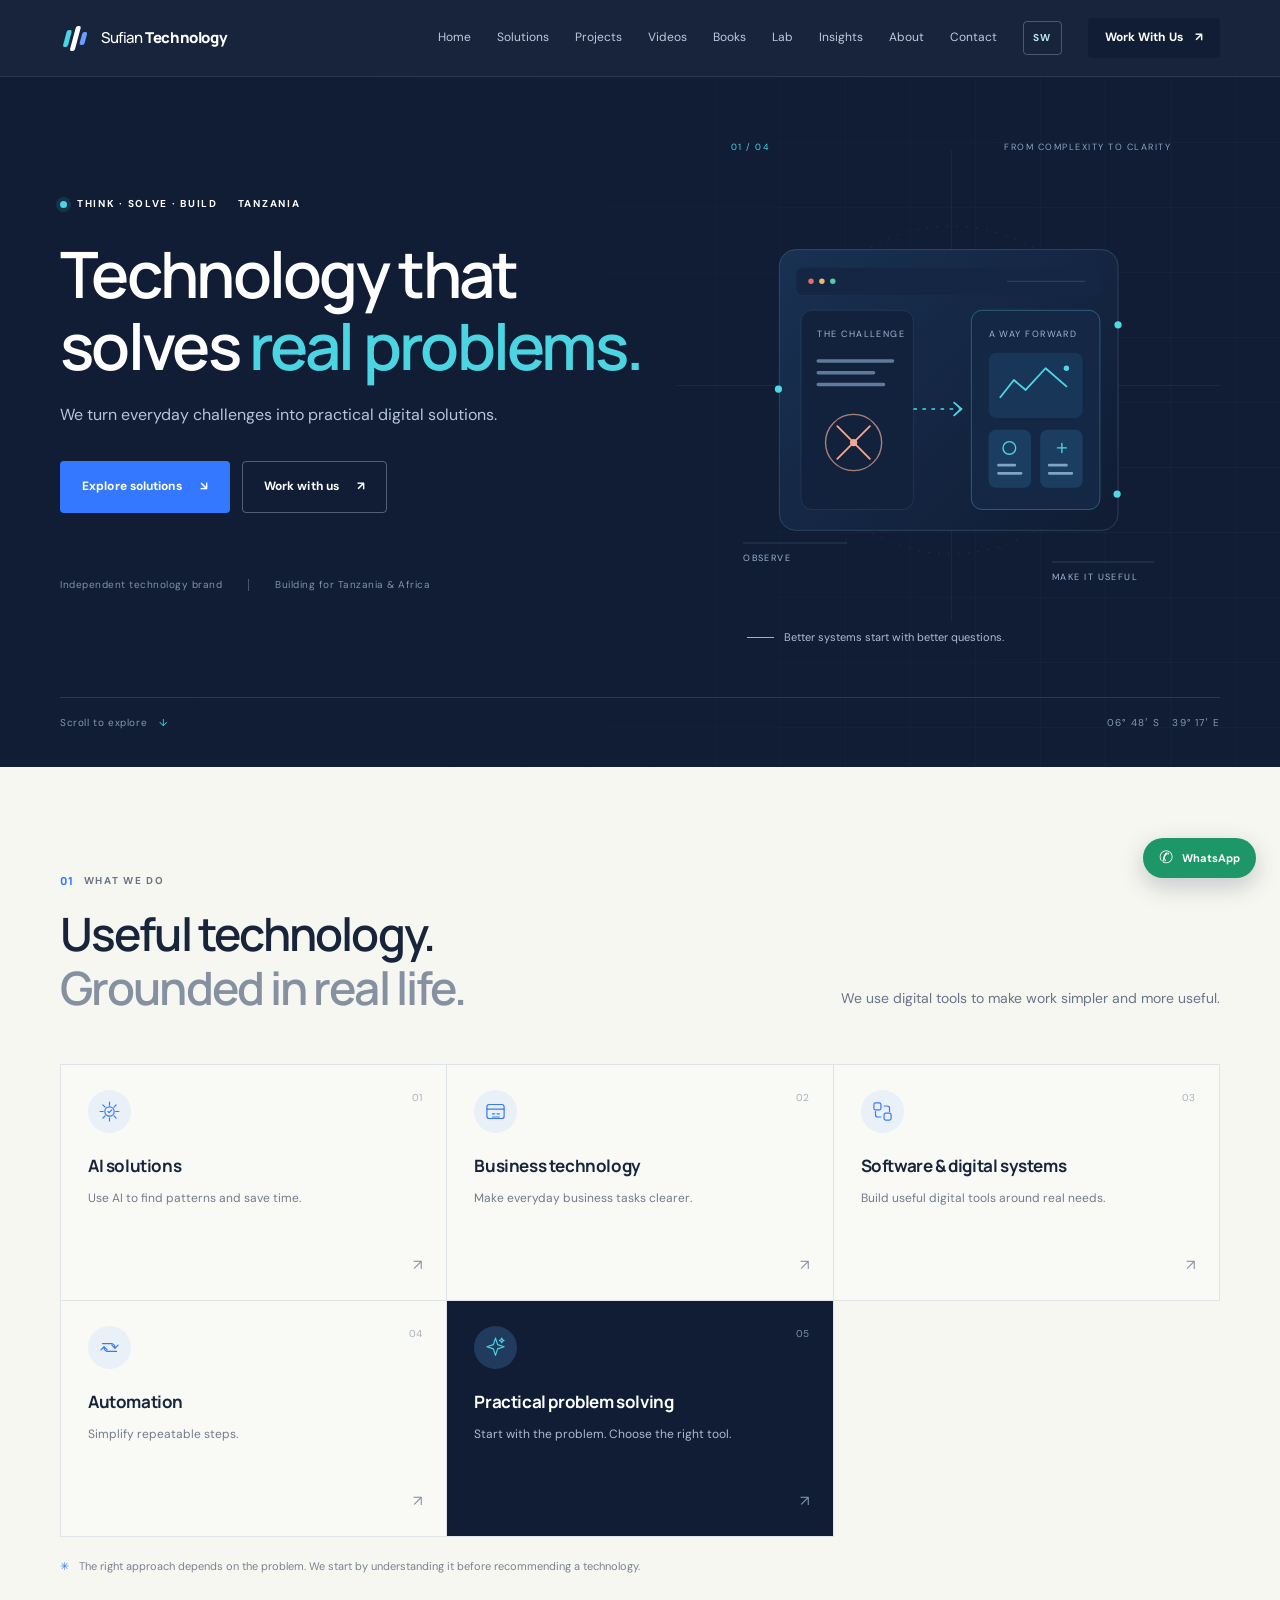
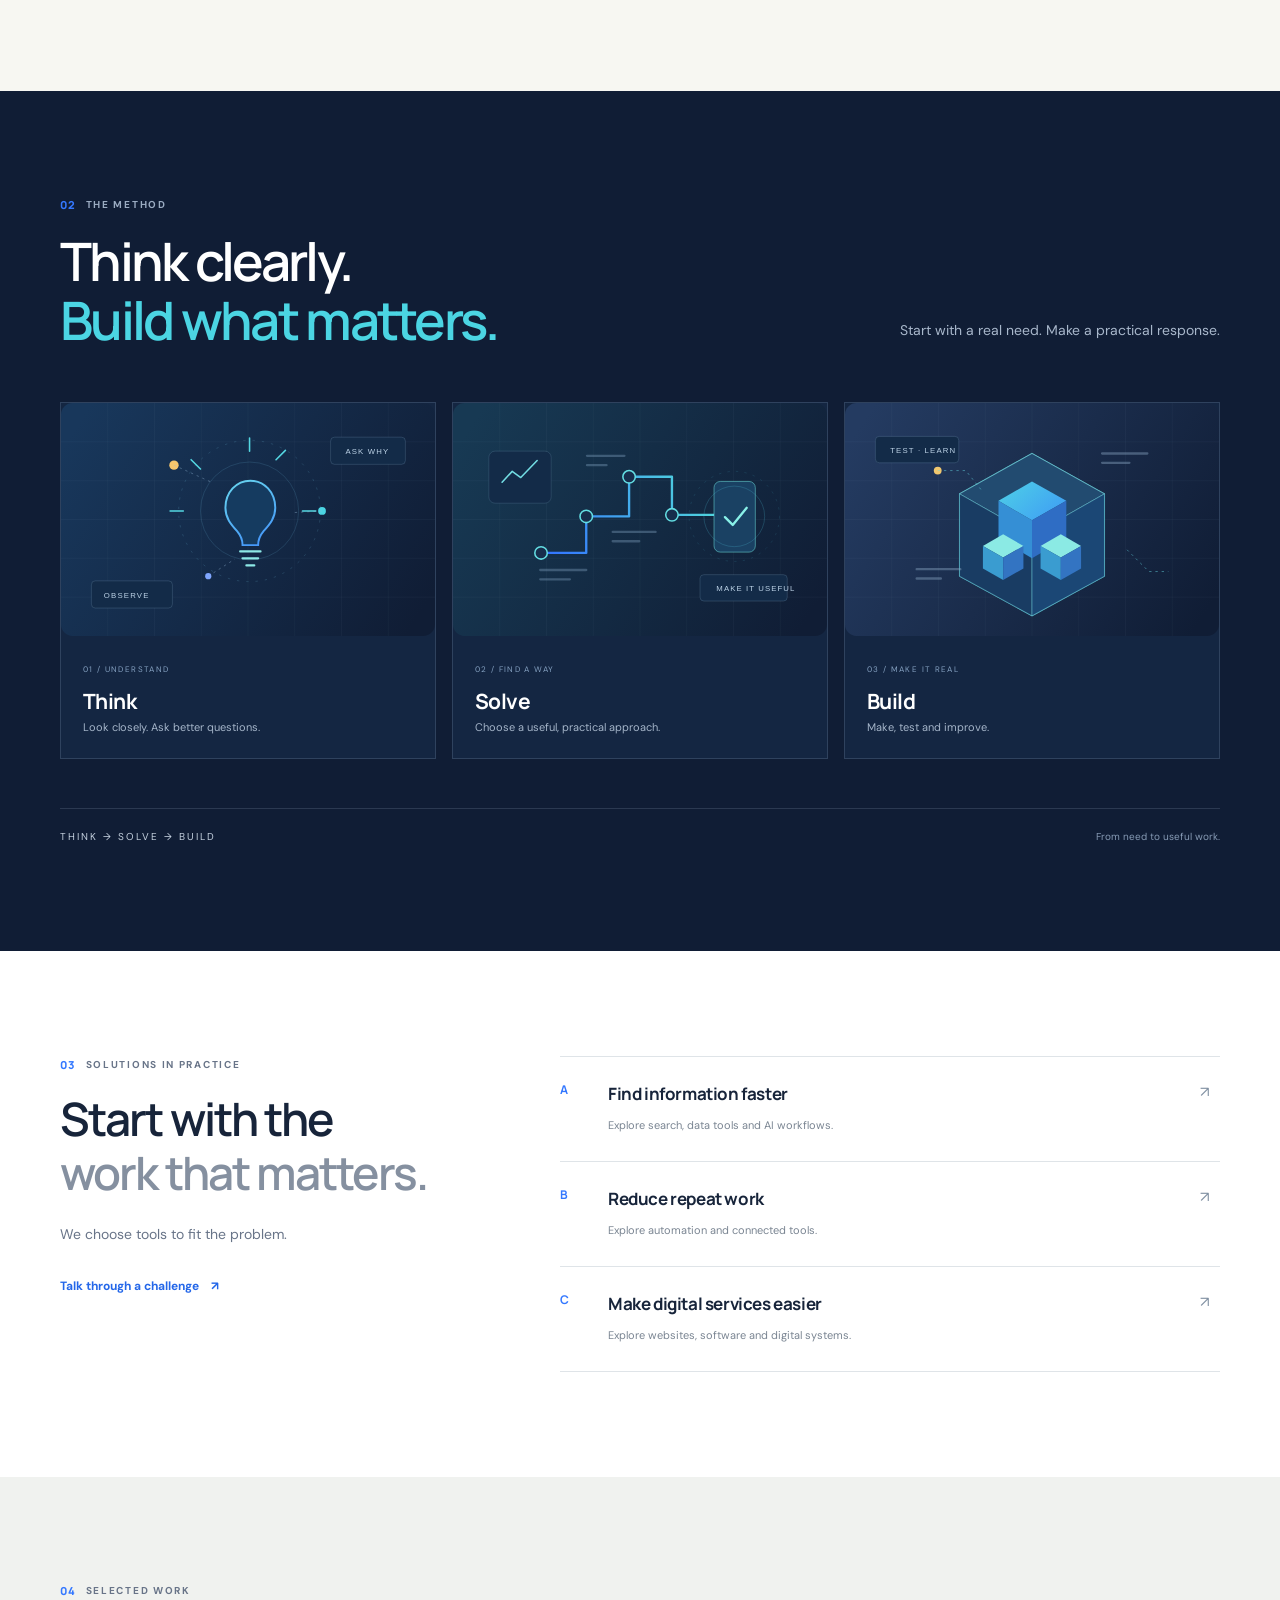
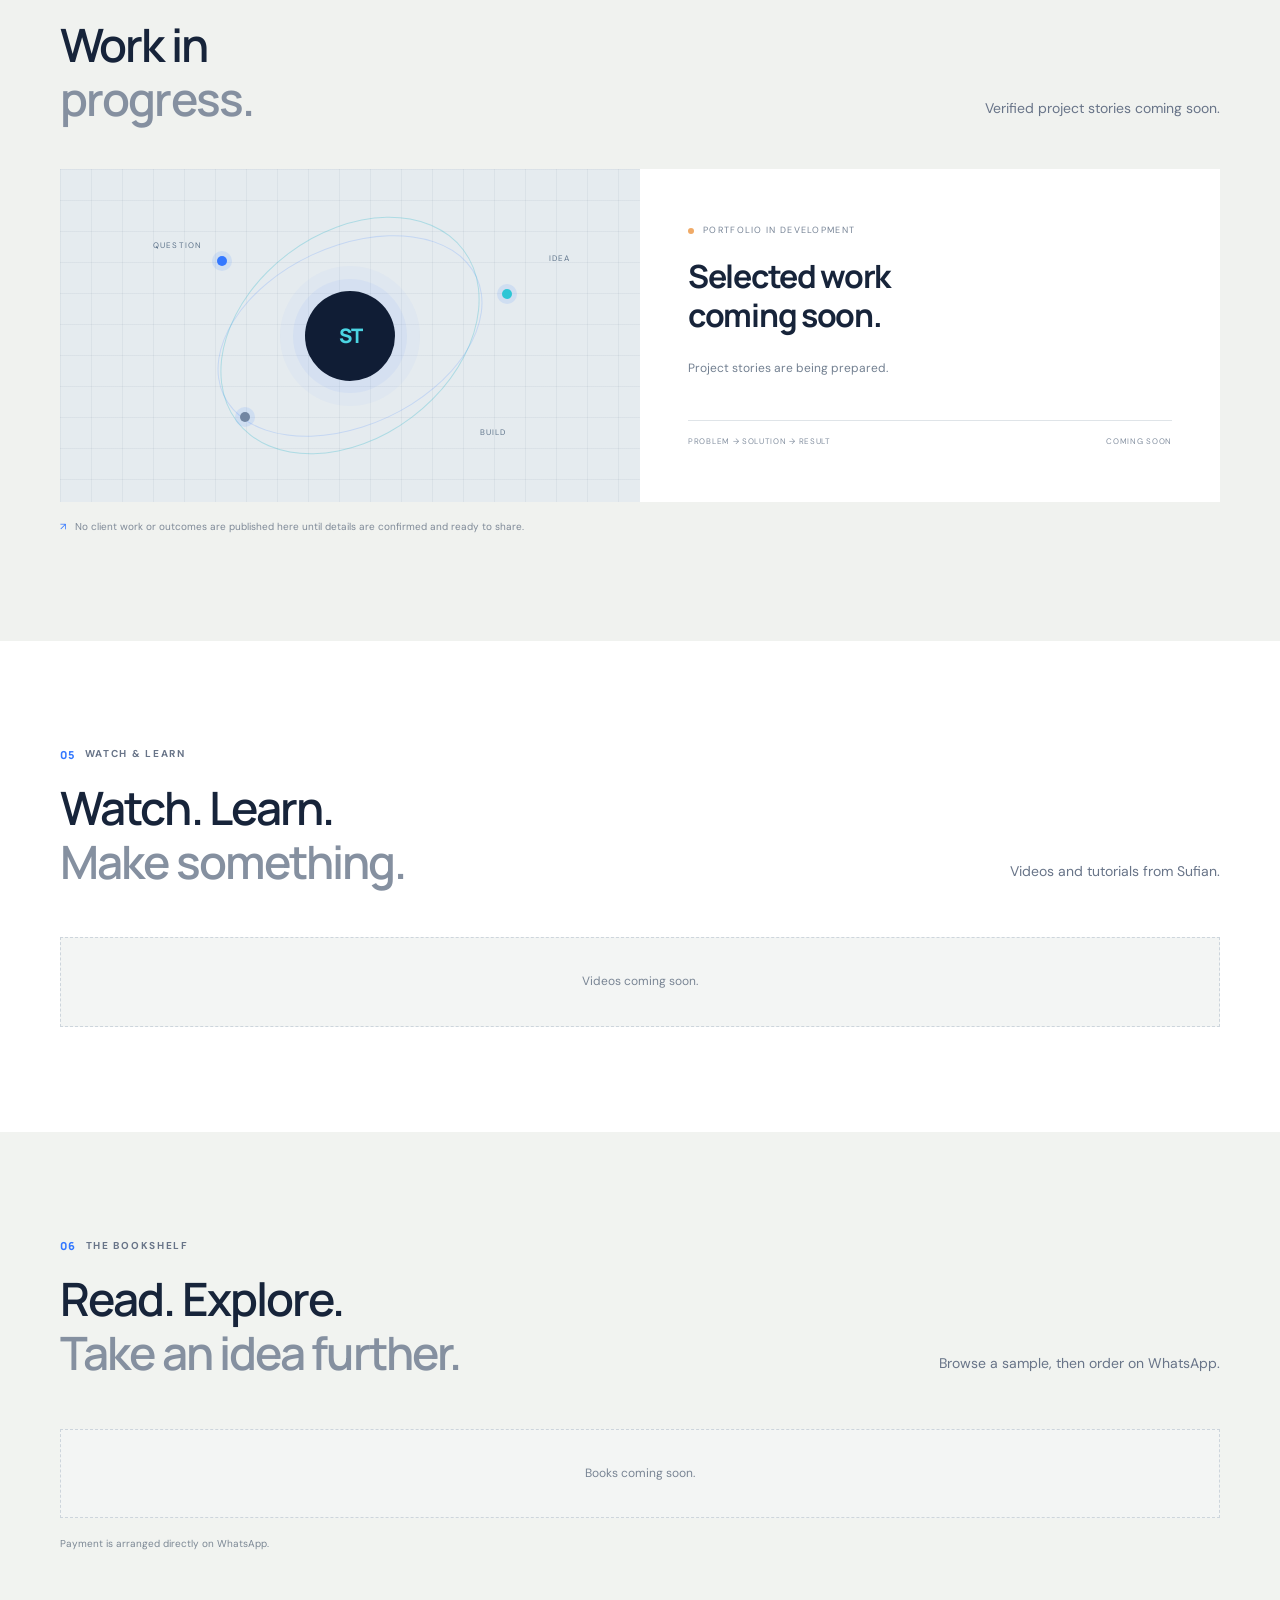
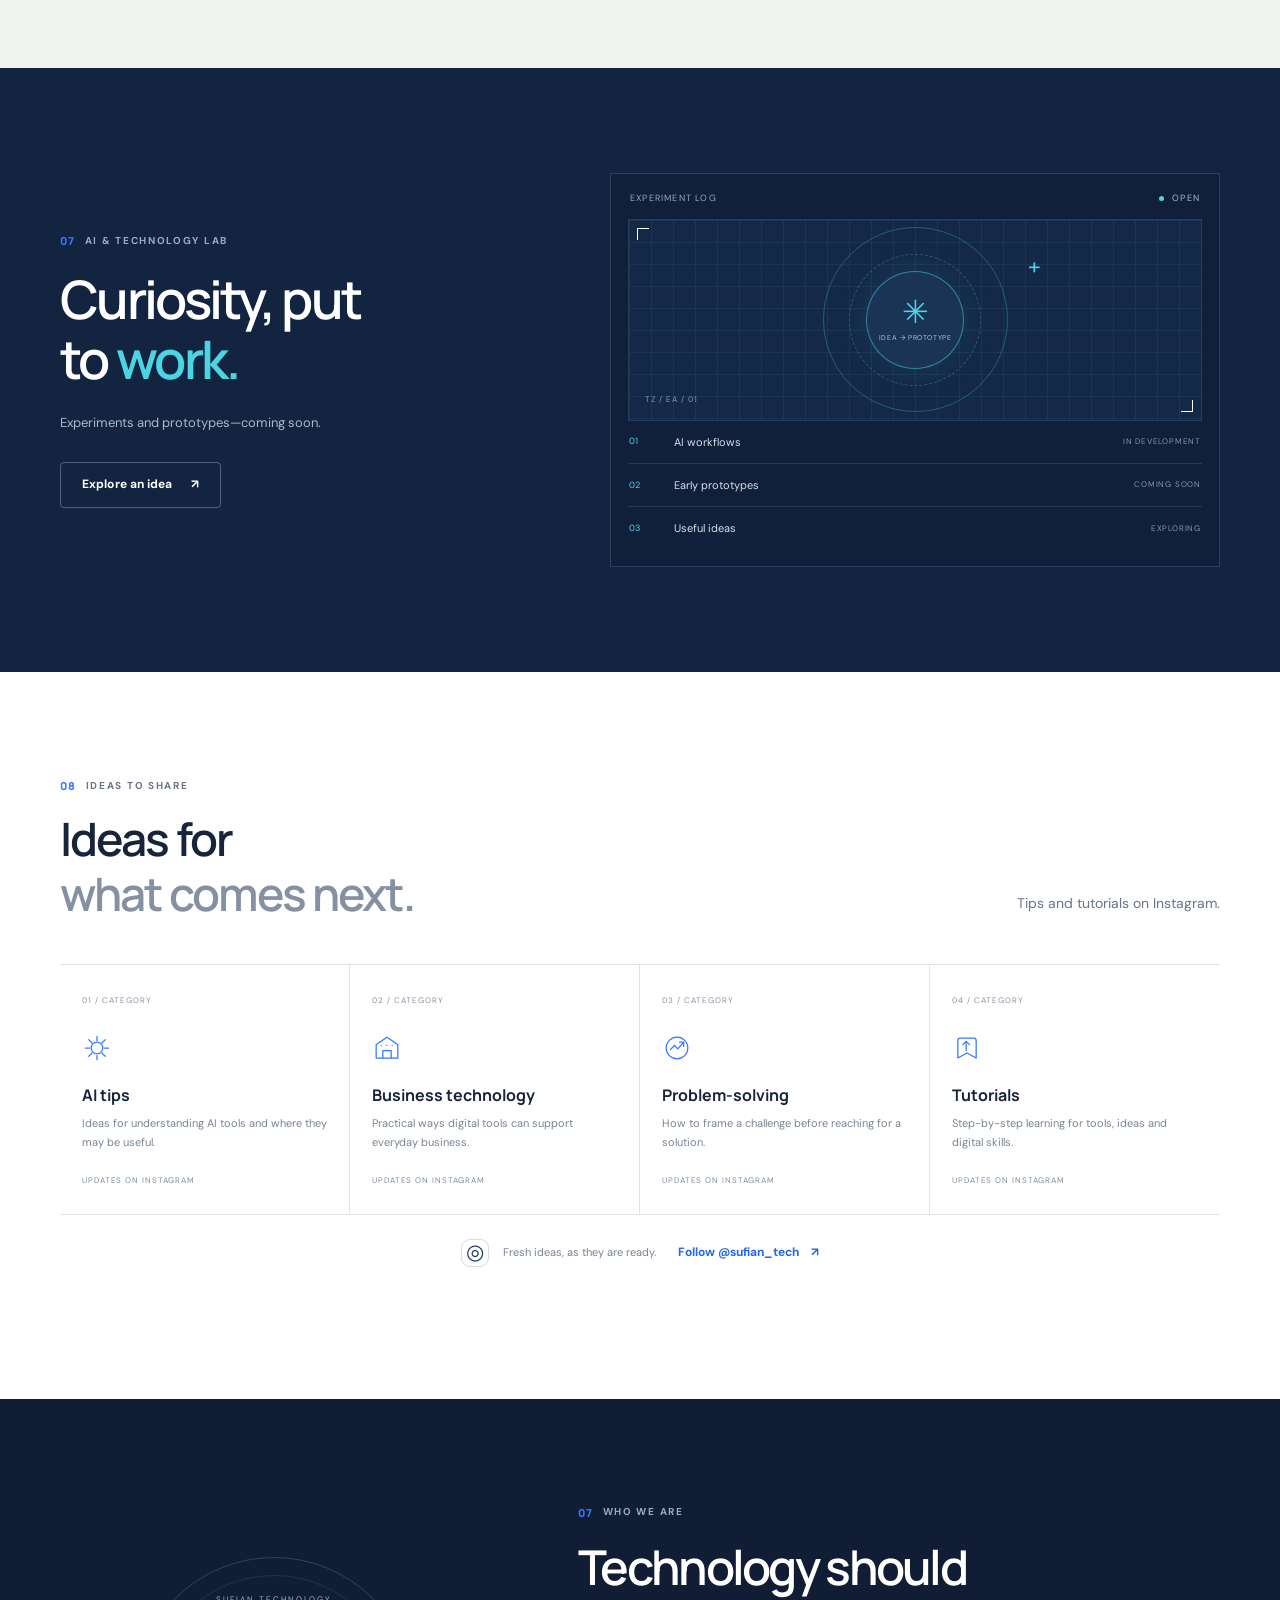
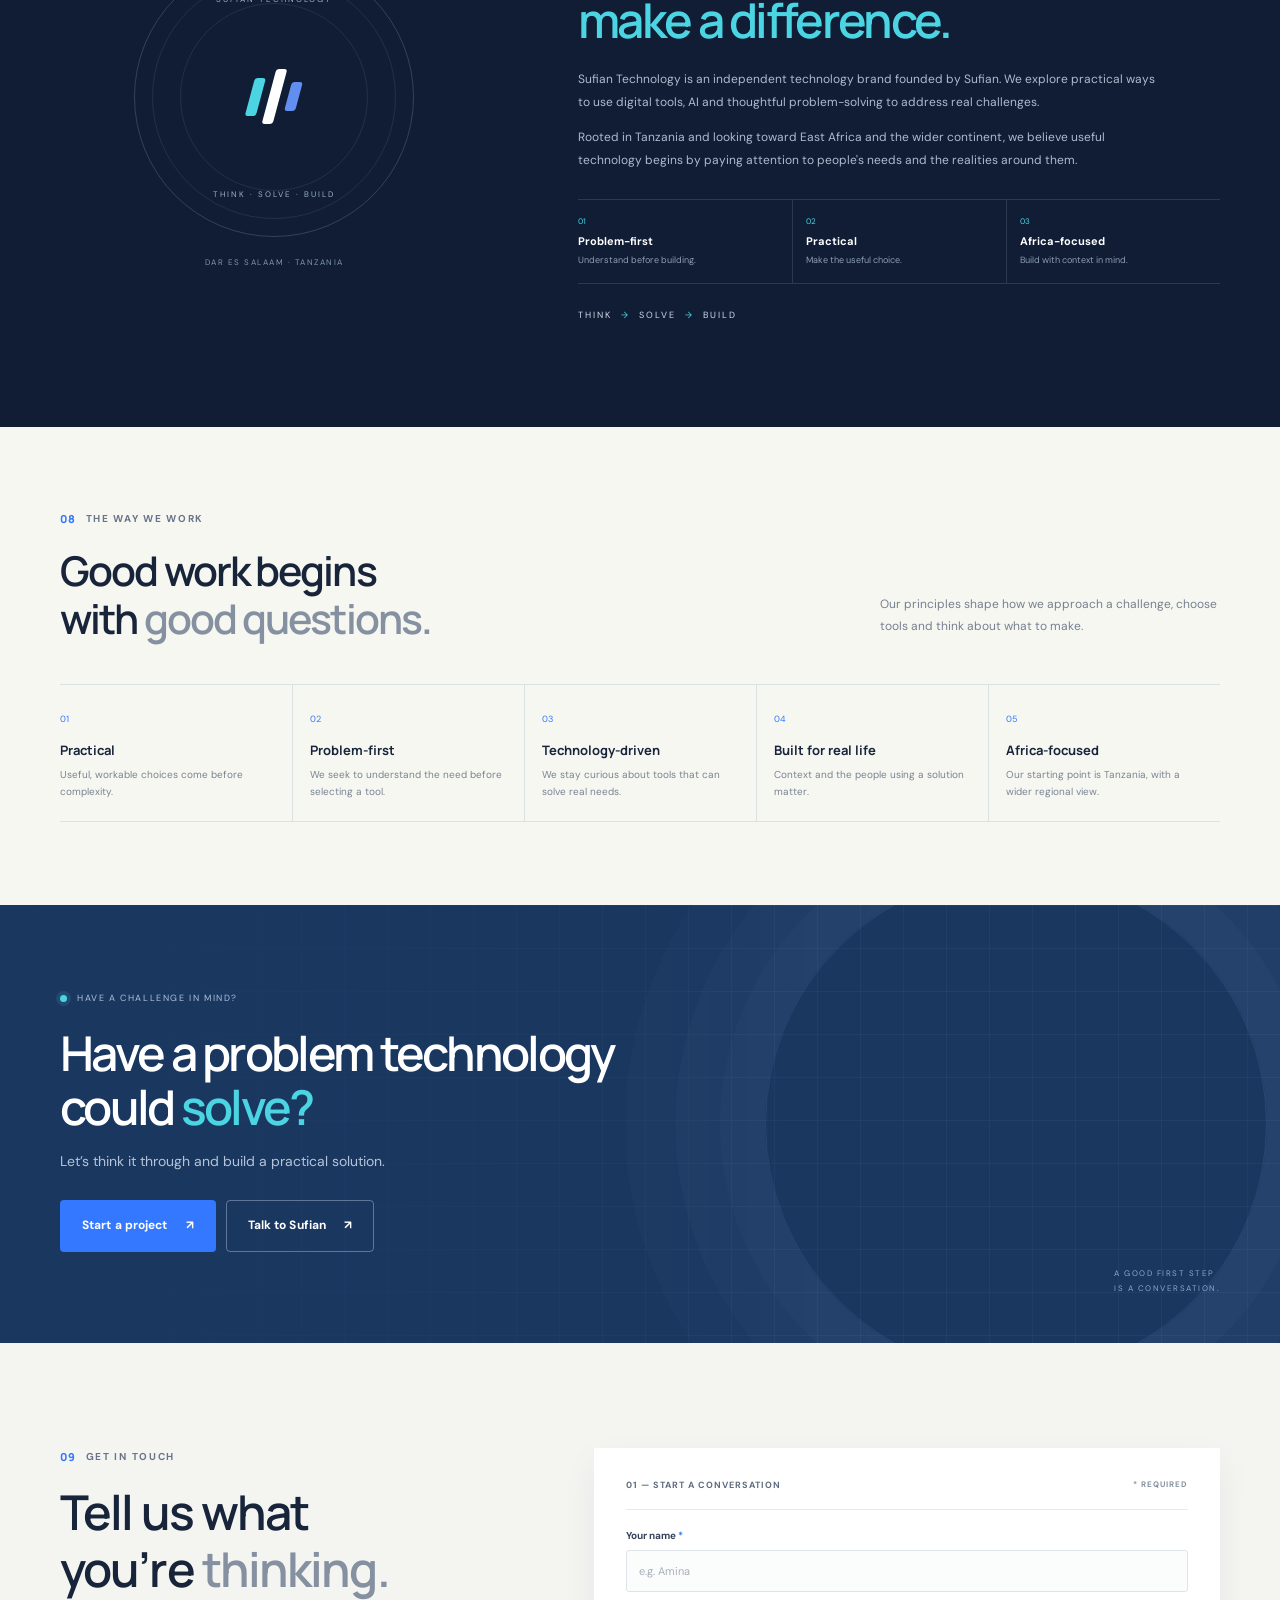
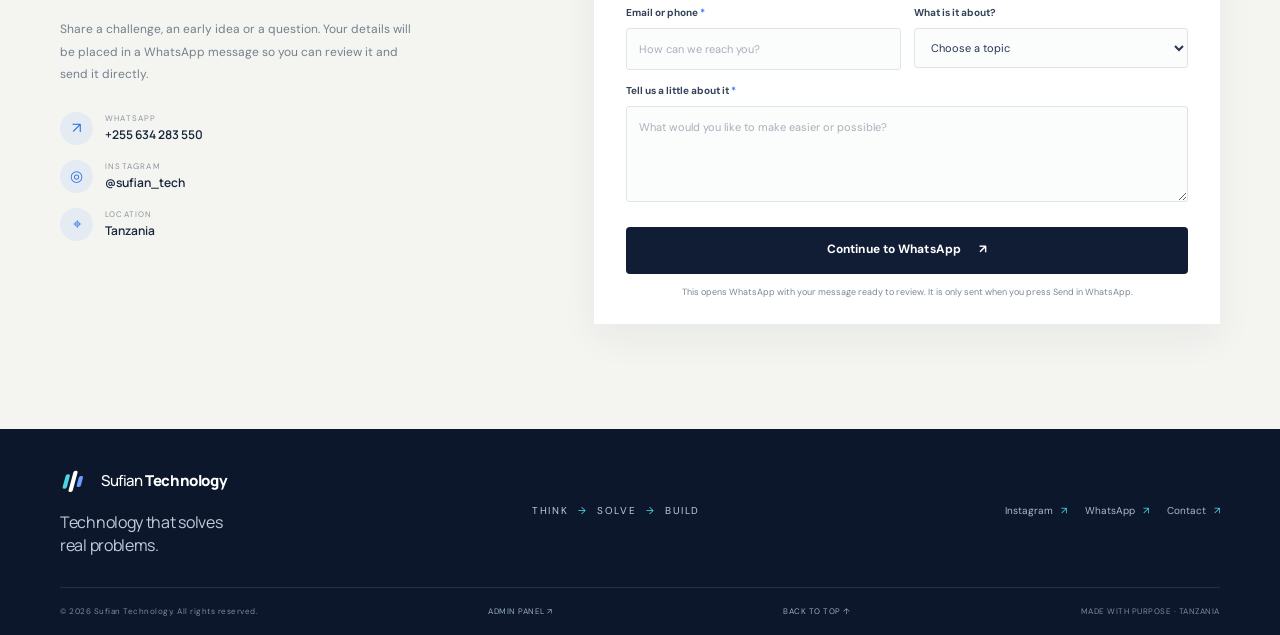
<file: index.html>
<!doctype html>
<html lang="en">
<head>
  <meta charset="utf-8">
  <meta name="viewport" content="width=device-width, initial-scale=1">
  <meta name="theme-color" content="#101d35">
  <meta name="description" content="Sufian Technology turns real-world challenges into practical digital solutions through technology, AI and thoughtful problem-solving.">
  <meta property="og:type" content="website">
  <meta property="og:title" content="Sufian Technology — Technology that solves real problems">
  <meta property="og:description" content="Think through real challenges. Build practical technology for Tanzania and beyond.">
  <meta property="og:image" content="/assets/social-card.svg">
  <title>Sufian Technology — Technology that solves real problems</title>
  <link rel="icon" type="image/svg+xml" href="/assets/mark.svg">
  <link rel="preconnect" href="https://fonts.googleapis.com">
  <link rel="preconnect" href="https://fonts.gstatic.com" crossorigin>
  <link href="https://fonts.googleapis.com/css2?family=DM+Sans:wght@400;500;600;700&family=Manrope:wght@400;500;600;700;800&display=swap" rel="stylesheet">
  <link rel="stylesheet" href="styles.css">
  <script src="supabase-config.js"></script>
  <script src="script.js" defer></script>
</head>
<body>
  <a class="skip-link" href="#main">Skip to content</a>
  <header class="site-header">
    <div class="container nav-wrap">
      <a class="wordmark" href="#home" aria-label="Sufian Technology home">
        <span class="brand-mark" aria-hidden="true"><i></i><i></i><i></i></span>
        <span class="brand-name">Sufian <b>Technology</b></span>
      </a>
      <button class="menu-toggle" type="button" aria-expanded="false" aria-controls="primary-nav" aria-label="Open navigation"><span></span><span></span></button>
      <nav id="primary-nav" class="primary-nav" aria-label="Main navigation">
        <a href="#home">Home</a><a href="#solutions">Solutions</a><a href="#projects">Projects</a><a href="#videos">Videos</a><a href="#books">Books</a><a href="#lab">Lab</a><a href="#insights">Insights</a><a href="#about">About</a><a href="#contact">Contact</a>
        <button class="language-toggle" id="language-toggle" type="button" aria-label="Change language to Kiswahili">SW</button><a class="button button-small button-dark nav-cta" href="https://wa.me/255634283550" target="_blank" rel="noopener noreferrer" data-i18n="navCta">Work With Us <span aria-hidden="true">↗</span></a>
      </nav>
    </div>
  </header>

  <main id="main">
    <section class="hero" id="home">
      <div class="hero-grid" aria-hidden="true"></div>
      <div class="container hero-inner">
        <div class="hero-copy">
          <div class="eyebrow"><span class="status-dot"></span> THINK · SOLVE · BUILD <span class="eyebrow-rule"></span> TANZANIA</div>
          <h1 data-i18n="heroTitle">Technology that<br>solves <span class="accent-word">real problems.</span></h1>
          <p class="hero-lede" data-i18n="heroLede">We turn everyday challenges into practical digital solutions.</p>
          <div class="hero-actions"><a class="button button-primary" href="#solutions" data-i18n="heroExplore">Explore solutions <span aria-hidden="true">↘</span></a><a class="button button-outline" href="https://wa.me/255634283550" target="_blank" rel="noopener noreferrer" data-i18n="heroWork">Work with us <span aria-hidden="true">↗</span></a></div>
          <div class="hero-foot"><span>Independent technology brand</span><span>Building for Tanzania &amp; Africa</span></div>
        </div>
        <div class="hero-art" aria-label="Illustration of a real-world challenge becoming a connected digital solution" role="img">
          <div class="art-caption"><span class="art-index">01 / 04</span><span>FROM COMPLEXITY TO CLARITY</span></div>
          <svg class="systems-art" viewBox="0 0 600 520" fill="none" xmlns="http://www.w3.org/2000/svg" aria-hidden="true">
            <defs><linearGradient id="panel" x1="93" y1="91" x2="446" y2="433" gradientUnits="userSpaceOnUse"><stop stop-color="#193254"/><stop offset="1" stop-color="#101D35"/></linearGradient><linearGradient id="beam" x1="180" y1="279" x2="436" y2="279" gradientUnits="userSpaceOnUse"><stop stop-color="#3478FF" stop-opacity="0"/><stop offset=".5" stop-color="#47D8E7"/><stop offset="1" stop-color="#3478FF" stop-opacity="0"/></linearGradient><filter id="soft" x="177" y="143" width="248" height="248" color-interpolation-filters="sRGB"><feGaussianBlur stdDeviation="25"/></filter></defs>
            <circle cx="304" cy="265" r="122" fill="#27C8DE" fill-opacity=".1" filter="url(#soft)"/>
            <circle cx="303" cy="265" r="181" stroke="#A7C6EB" stroke-opacity=".11" stroke-dasharray="2 9"/>
            <circle cx="303" cy="265" r="147" stroke="#A7C6EB" stroke-opacity=".14" stroke-dasharray="2 8"/>
            <path d="M0 260h600M303 0v520" stroke="#A7C6EB" stroke-opacity=".08"/>
            <path d="M160 252h286" stroke="url(#beam)" stroke-width="2"/>
            <rect x="113" y="110" width="374" height="310" rx="18" fill="url(#panel)" stroke="#AAC6E6" stroke-opacity=".22"/>
            <rect x="132" y="130" width="336" height="30" rx="7" fill="#142643"/><circle cx="148" cy="145" r="3" fill="#E56F66"/><circle cx="160" cy="145" r="3" fill="#E5BE66"/><circle cx="172" cy="145" r="3" fill="#57C9AB"/><path d="M365 145h85" stroke="#A7C6EB" stroke-opacity=".22" stroke-linecap="round"/>
            <rect x="137" y="177" width="124" height="220" rx="12" fill="#12223C" stroke="#A7C6EB" stroke-opacity=".12"/>
            <text x="155" y="207" fill="#9FB6D3" font-size="10" font-family="DM Sans,sans-serif" letter-spacing="1.6">THE CHALLENGE</text>
            <path d="M156 233h82M156 246h61M156 259h72" stroke="#607A9B" stroke-width="4" stroke-linecap="round"/>
            <circle cx="195" cy="323" r="31" stroke="#F1A895" stroke-opacity=".7" stroke-width="1.5"/><path d="m177 305 36 36m0-36-36 36" stroke="#F1A895" stroke-width="2" stroke-linecap="round"/><circle cx="195" cy="323" r="4" fill="#F1A895"/>
            <path d="M261 286h54" stroke="#4ED6E5" stroke-opacity=".75" stroke-width="2" stroke-dasharray="4 6"/><path d="m306 279 8 7-8 7" stroke="#4ED6E5" stroke-width="2" stroke-linecap="round" stroke-linejoin="round"/>
            <rect x="325" y="177" width="142" height="220" rx="12" fill="#142744" stroke="#53D7E6" stroke-opacity=".36"/>
            <text x="344" y="207" fill="#9FB6D3" font-size="10" font-family="DM Sans,sans-serif" letter-spacing="1.6">A WAY FORWARD</text>
            <rect x="344" y="224" width="104" height="72" rx="9" fill="#183658"/><path d="M357 273l15-19 13 11 22-24 23 20" stroke="#4ED6E5" stroke-width="2" stroke-linecap="round" stroke-linejoin="round"/><circle cx="430" cy="241" r="3" fill="#4ED6E5"/>
            <rect x="344" y="309" width="47" height="64" rx="8" fill="#1B3D60"/><rect x="401" y="309" width="47" height="64" rx="8" fill="#1B3D60"/><path d="M355 357h25m-25-9h18m38 9h25m-25-9h19" stroke="#7EA5C4" stroke-width="3" stroke-linecap="round"/><circle cx="367" cy="329" r="7" stroke="#4ED6E5" stroke-width="1.5"/><path d="M420 329h10m-5-5v10" stroke="#4ED6E5" stroke-width="1.5" stroke-linecap="round"/>
            <circle cx="112" cy="264" r="4" fill="#51D8E5"/><circle cx="487" cy="193" r="4" fill="#51D8E5"/><circle cx="486" cy="380" r="4" fill="#51D8E5"/>
            <path d="M73 434h115M414 455h113" stroke="#A7C6EB" stroke-opacity=".2"/><text x="73" y="454" fill="#9FB6D3" font-size="10" font-family="DM Sans,sans-serif" letter-spacing="1.6">OBSERVE</text><text x="414" y="475" fill="#9FB6D3" font-size="10" font-family="DM Sans,sans-serif" letter-spacing="1.6">MAKE IT USEFUL</text>
          </svg>
          <div class="art-note"><span class="note-line"></span><span>Better systems start with better questions.</span></div>
        </div>
      </div>
      <div class="container hero-scroll"><a href="#solutions">Scroll to explore <span aria-hidden="true">↓</span></a><span class="hero-coordinate">06° 48′ S&nbsp;&nbsp; 39° 17′ E</span></div>
    </section>

    <section class="intro section-pad" id="solutions">
      <div class="container">
        <div class="section-heading"><div><div class="eyebrow dark-eyebrow"><span class="section-number">01</span> WHAT WE DO</div><h2 data-i18n="whatTitle">Useful technology.<br><span class="muted-heading">Grounded in real life.</span></h2></div><p class="section-summary" data-i18n="whatLede">We use digital tools to make work simpler and more useful.</p></div>
        <div class="capability-grid">
          <article class="capability-card"><span class="card-count">01</span><div class="line-icon"><svg viewBox="0 0 32 32" aria-hidden="true"><path d="M16 4v4m0 16v4M4 16h4m16 0h4M7.5 7.5l2.8 2.8m11.4 11.4 2.8 2.8m0-17-2.8 2.8m-11.4 11.4-2.8 2.8"/><circle cx="16" cy="16" r="6"/><path d="m14 16 1.5 1.5L19 14"/></svg></div><h3 data-i18n="capAi">AI solutions</h3><p data-i18n="capAiText">Use AI to find patterns and save time.</p><span class="card-arrow">↗</span></article>
          <article class="capability-card"><span class="card-count">02</span><div class="line-icon"><svg viewBox="0 0 32 32" aria-hidden="true"><rect x="5" y="7" width="22" height="18" rx="3"/><path d="M5 13h22m-15 6h3m3 0h3m-9 4h9"/></svg></div><h3 data-i18n="capBusiness">Business technology</h3><p data-i18n="capBusinessText">Make everyday business tasks clearer.</p><span class="card-arrow">↗</span></article>
          <article class="capability-card"><span class="card-count">03</span><div class="line-icon"><svg viewBox="0 0 32 32" aria-hidden="true"><rect x="5" y="5" width="9" height="9" rx="2"/><rect x="18" y="18" width="9" height="9" rx="2"/><path d="M18 9h4a3 3 0 0 1 3 3v4M14 23h-4a3 3 0 0 1-3-3v-4"/></svg></div><h3 data-i18n="capSoftware">Software &amp; digital systems</h3><p data-i18n="capSoftwareText">Build useful digital tools around real needs.</p><span class="card-arrow">↗</span></article>
          <article class="capability-card"><span class="card-count">04</span><div class="line-icon"><svg viewBox="0 0 32 32" aria-hidden="true"><path d="M7 11h11a5 5 0 0 1 5 5v1m-4-4 4 4 4-4M25 21H14a5 5 0 0 1-5-5v-1m4 4-4-4-4 4"/></svg></div><h3 data-i18n="capAutomation">Automation</h3><p data-i18n="capAutomationText">Simplify repeatable steps.</p><span class="card-arrow">↗</span></article>
          <article class="capability-card capability-featured"><span class="card-count">05</span><div class="line-icon"><svg viewBox="0 0 32 32" aria-hidden="true"><path d="m16 4 2.7 8.3L27 15l-8.3 2.7L16 26l-2.7-8.3L5 15l8.3-2.7L16 4Z"/><path d="m24 4 .9 2.1L27 7l-2.1.9L24 10l-.9-2.1L21 7l2.1-.9L24 4Z"/></svg></div><h3 data-i18n="capProblem">Practical problem solving</h3><p data-i18n="capProblemText">Start with the problem. Choose the right tool.</p><span class="card-arrow">↗</span></article>
        </div>
        <p class="scope-note"><span aria-hidden="true">✳</span> The right approach depends on the problem. We start by understanding it before recommending a technology.</p>
      </div>
    </section>

    <section class="process-section section-pad" id="process">
      <div class="container">
        <div class="eyebrow light-eyebrow"><span class="section-number">02</span> THE METHOD</div>
        <div class="process-heading"><h2 data-i18n="methodTitle">Think clearly.<br><span>Build what matters.</span></h2><p data-i18n="methodLede">Start with a real need. Make a practical response.</p></div>
        <div class="method-grid">
          <article class="method-card"><img src="/assets/think.svg" alt="Abstract illustration of a bright idea connected to observations"><div><span>01 / UNDERSTAND</span><h3 data-i18n="methodThink">Think</h3><p data-i18n="methodThinkText">Look closely. Ask better questions.</p></div></article>
          <article class="method-card"><img src="/assets/solve.svg" alt="Abstract illustration of connected pieces forming a clear solution"><div><span>02 / FIND A WAY</span><h3 data-i18n="methodSolve">Solve</h3><p data-i18n="methodSolveText">Choose a useful, practical approach.</p></div></article>
          <article class="method-card"><img src="/assets/build.svg" alt="Abstract illustration of modular parts assembled into a structure"><div><span>03 / MAKE IT REAL</span><h3 data-i18n="methodBuild">Build</h3><p data-i18n="methodBuildText">Make, test and improve.</p></div></article>
        </div>
        <div class="process-bottom"><span class="process-bottom-mark">THINK → SOLVE → BUILD</span><span data-i18n="methodFooter">From need to useful work.</span></div>
      </div>
    </section>

    <section class="solution-detail section-pad">
      <div class="container solution-layout"><div><div class="eyebrow dark-eyebrow"><span class="section-number">03</span> SOLUTIONS IN PRACTICE</div><h2>Start with the<br><span class="muted-heading">work that matters.</span></h2><p class="section-summary left-summary">We choose tools to fit the problem.</p><a class="text-link" href="https://wa.me/255634283550" target="_blank" rel="noopener noreferrer">Talk through a challenge <span aria-hidden="true">↗</span></a></div>
        <div class="solution-list">
          <article class="solution-row"><span class="solution-index">A</span><div><h3>Find information faster</h3><p>Explore search, data tools and AI workflows.</p></div><span class="solution-arrow">↗</span></article>
          <article class="solution-row"><span class="solution-index">B</span><div><h3>Reduce repeat work</h3><p>Explore automation and connected tools.</p></div><span class="solution-arrow">↗</span></article>
          <article class="solution-row"><span class="solution-index">C</span><div><h3>Make digital services easier</h3><p>Explore websites, software and digital systems.</p></div><span class="solution-arrow">↗</span></article>
        </div></div>
    </section>

    <section class="work-section section-pad" id="projects">
      <div class="container"><div class="section-heading work-heading"><div><div class="eyebrow dark-eyebrow"><span class="section-number">04</span> SELECTED WORK</div><h2>Work in<br><span class="muted-heading">progress.</span></h2></div><p class="section-summary">Verified project stories coming soon.</p></div>
        <article class="work-placeholder"><div class="work-graphic" aria-hidden="true"><div class="work-orbit orbit-one"></div><div class="work-orbit orbit-two"></div><div class="work-core"><span>ST</span></div><div class="work-node node-one"></div><div class="work-node node-two"></div><div class="work-node node-three"></div><span class="graphic-label label-a">QUESTION</span><span class="graphic-label label-b">IDEA</span><span class="graphic-label label-c">BUILD</span></div><div class="work-info"><div class="work-status"><span class="status-dot"></span> PORTFOLIO IN DEVELOPMENT</div><h3>Selected work<br>coming soon.</h3><p>Project stories are being prepared.</p><div class="work-meta"><span>PROBLEM → SOLUTION → RESULT</span><span>COMING SOON</span></div></div></article>
        <p class="work-footnote"><span aria-hidden="true">↗</span> No client work or outcomes are published here until details are confirmed and ready to share.</p>
      </div>
    </section>

    <section class="library-section section-pad" id="videos">
      <div class="container"><div class="section-heading"><div><div class="eyebrow dark-eyebrow"><span class="section-number">05</span> WATCH &amp; LEARN</div><h2>Watch. Learn.<br><span class="muted-heading">Make something.</span></h2></div><p class="section-summary">Videos and tutorials from Sufian.</p></div><div class="content-grid" id="video-list"><div class="empty-content">Videos coming soon.</div></div></div>
    </section>

    <section class="library-section book-section section-pad" id="books">
      <div class="container"><div class="section-heading"><div><div class="eyebrow dark-eyebrow"><span class="section-number">06</span> THE BOOKSHELF</div><h2>Read. Explore.<br><span class="muted-heading">Take an idea further.</span></h2></div><p class="section-summary">Browse a sample, then order on WhatsApp.</p></div><div class="content-grid book-grid" id="book-list"><div class="empty-content">Books coming soon.</div></div><p class="store-note">Payment is arranged directly on WhatsApp.</p></div>
    </section>

    <section class="lab-section section-pad" id="lab">
      <div class="container lab-layout"><div><div class="eyebrow light-eyebrow"><span class="section-number">07</span> AI &amp; TECHNOLOGY LAB</div><h2>Curiosity, put<br>to <span>work.</span></h2><p class="lab-copy">Experiments and prototypes—coming soon.</p><a class="button button-light-outline" href="https://wa.me/255634283550" target="_blank" rel="noopener noreferrer">Explore an idea <span aria-hidden="true">↗</span></a></div>
        <div class="lab-board"><div class="board-top"><span>EXPERIMENT LOG</span><span class="board-live"><i></i> OPEN</span></div><div class="board-visual" aria-hidden="true"><div class="board-grid"></div><div class="board-ring ring-a"></div><div class="board-ring ring-b"></div><div class="board-cross">+</div><div class="board-center"><span class="board-mark">✳</span><span>IDEA → PROTOTYPE</span></div><div class="board-coord">TZ / EA / 01</div><div class="board-corner corner-a"></div><div class="board-corner corner-b"></div></div><div class="lab-items"><div><span class="lab-item-index">01</span><span>AI workflows</span><em>IN DEVELOPMENT</em></div><div><span class="lab-item-index">02</span><span>Early prototypes</span><em>COMING SOON</em></div><div><span class="lab-item-index">03</span><span>Useful ideas</span><em>EXPLORING</em></div></div></div></div>
      </div>
    </section>

    <section class="insights-section section-pad" id="insights">
      <div class="container"><div class="section-heading insights-heading"><div><div class="eyebrow dark-eyebrow"><span class="section-number">08</span> IDEAS TO SHARE</div><h2>Ideas for<br><span class="muted-heading">what comes next.</span></h2></div><p class="section-summary">Tips and tutorials on Instagram.</p></div>
        <div class="insight-grid"><article class="insight-card"><span class="insight-number">01 / CATEGORY</span><div class="insight-icon"><svg viewBox="0 0 36 36" aria-hidden="true"><path d="M18 4v5m0 18v5M4 18h5m18 0h5M8 8l4 4m12 12 4 4m0-20-4 4m-12 12-4 4"/><circle cx="18" cy="18" r="7"/></svg></div><h3>AI tips</h3><p>Ideas for understanding AI tools and where they may be useful.</p><span class="insight-tag">UPDATES ON INSTAGRAM</span></article><article class="insight-card"><span class="insight-number">02 / CATEGORY</span><div class="insight-icon"><svg viewBox="0 0 36 36" aria-hidden="true"><path d="M5 30V14l13-9 13 9v16H5Z"/><path d="M13 30v-9h10v9M11 15h.1m6-.1h.1m7 .1h.1"/></svg></div><h3>Business technology</h3><p>Practical ways digital tools can support everyday business.</p><span class="insight-tag">UPDATES ON INSTAGRAM</span></article><article class="insight-card"><span class="insight-number">03 / CATEGORY</span><div class="insight-icon"><svg viewBox="0 0 36 36" aria-hidden="true"><circle cx="18" cy="18" r="13"/><path d="m10 20 5-5 4 4 7-8m-5 0h5v5"/></svg></div><h3>Problem-solving</h3><p>How to frame a challenge before reaching for a solution.</p><span class="insight-tag">UPDATES ON INSTAGRAM</span></article><article class="insight-card"><span class="insight-number">04 / CATEGORY</span><div class="insight-icon"><svg viewBox="0 0 36 36" aria-hidden="true"><path d="M10 6h16a3 3 0 0 1 3 3v21l-11-6-11 6V9a3 3 0 0 1 3-3Z"/><path d="m13 14 4-4 4 4m-4-4v11"/></svg></div><h3>Tutorials</h3><p>Step-by-step learning for tools, ideas and digital skills.</p><span class="insight-tag">UPDATES ON INSTAGRAM</span></article></div>
        <div class="instagram-cta"><span class="instagram-mark" aria-hidden="true">◎</span><p>Fresh ideas, as they are ready.</p><a class="text-link" href="https://www.instagram.com/sufian_tech/" target="_blank" rel="noopener noreferrer">Follow @sufian_tech <span aria-hidden="true">↗</span></a></div><div class="content-grid updates-grid" id="updates-list" aria-live="polite"></div>
      </div>
    </section>

    <section class="about-section section-pad" id="about">
      <div class="container about-layout"><div class="about-stamp"><div class="stamp-ring"><span class="stamp-top">SUFIAN TECHNOLOGY</span><span class="stamp-center"><i></i><i></i><i></i></span><span class="stamp-bottom">THINK · SOLVE · BUILD</span></div><span class="about-coord">DAR ES SALAAM · TANZANIA</span></div><div class="about-copy"><div class="eyebrow light-eyebrow"><span class="section-number">07</span> WHO WE ARE</div><h2>Technology should<br><span>make a difference.</span></h2><p>Sufian Technology is an independent technology brand founded by Sufian. We explore practical ways to use digital tools, AI and thoughtful problem-solving to address real challenges.</p><p>Rooted in Tanzania and looking toward East Africa and the wider continent, we believe useful technology begins by paying attention to people's needs and the realities around them.</p><div class="about-principles"><div><span>01</span><b>Problem-first</b><small>Understand before building.</small></div><div><span>02</span><b>Practical</b><small>Make the useful choice.</small></div><div><span>03</span><b>Africa-focused</b><small>Build with context in mind.</small></div></div><div class="about-mantra">THINK <span>→</span> SOLVE <span>→</span> BUILD</div></div></div>
    </section>

    <section class="why-section section-pad">
      <div class="container"><div class="why-top"><div><div class="eyebrow dark-eyebrow"><span class="section-number">08</span> THE WAY WE WORK</div><h2>Good work begins<br>with <span class="muted-heading">good questions.</span></h2></div><p>Our principles shape how we approach a challenge, choose tools and think about what to make.</p></div><div class="why-grid"><article><span>01</span><h3>Practical</h3><p>Useful, workable choices come before complexity.</p></article><article><span>02</span><h3>Problem-first</h3><p>We seek to understand the need before selecting a tool.</p></article><article><span>03</span><h3>Technology-driven</h3><p>We stay curious about tools that can solve real needs.</p></article><article><span>04</span><h3>Built for real life</h3><p>Context and the people using a solution matter.</p></article><article><span>05</span><h3>Africa-focused</h3><p>Our starting point is Tanzania, with a wider regional view.</p></article></div></div>
    </section>

    <section class="cta-section">
      <div class="cta-pattern" aria-hidden="true"></div><div class="container cta-inner"><div class="cta-kicker"><span class="status-dot"></span> HAVE A CHALLENGE IN MIND?</div><h2>Have a problem technology<br>could <span>solve?</span></h2><p>Let’s think it through and build a practical solution.</p><div class="cta-actions"><a class="button button-primary" href="https://wa.me/255634283550" target="_blank" rel="noopener noreferrer">Start a project <span aria-hidden="true">↗</span></a><a class="button button-ghost" href="https://wa.me/255634283550" target="_blank" rel="noopener noreferrer">Talk to Sufian <span aria-hidden="true">↗</span></a></div><span class="cta-side-note">A GOOD FIRST STEP<br>IS A CONVERSATION.</span></div>
    </section>

    <section class="contact-section section-pad" id="contact">
      <div class="container contact-layout"><div class="contact-copy"><div class="eyebrow dark-eyebrow"><span class="section-number">09</span> GET IN TOUCH</div><h2>Tell us what<br>you’re <span class="muted-heading">thinking.</span></h2><p>Share a challenge, an early idea or a question. Your details will be placed in a WhatsApp message so you can review it and send it directly.</p><div class="contact-details"><a href="https://wa.me/255634283550" target="_blank" rel="noopener noreferrer"><span class="contact-icon">↗</span><span><small>WHATSAPP</small><b>+255 634 283 550</b></span></a><a href="https://www.instagram.com/sufian_tech/" target="_blank" rel="noopener noreferrer"><span class="contact-icon">◎</span><span><small>INSTAGRAM</small><b>@sufian_tech</b></span></a><div><span class="contact-icon">⌖</span><span><small>LOCATION</small><b>Tanzania</b></span></div></div></div>
        <form class="contact-form" id="contact-form"><div class="form-heading"><span>01 — START A CONVERSATION</span><span class="form-required">* REQUIRED</span></div><label for="name">Your name <span>*</span></label><input id="name" name="name" type="text" autocomplete="name" placeholder="e.g. Amina" required><div class="form-row"><div><label for="contact-method">Email or phone <span>*</span></label><input id="contact-method" name="contact" type="text" autocomplete="email" placeholder="How can we reach you?" required></div><div><label for="project-type">What is it about?</label><select id="project-type" name="type"><option value="Not sure yet">Choose a topic</option><option>AI solutions</option><option>Business technology</option><option>Software or digital systems</option><option>Automation</option><option>Problem solving</option><option>Other</option></select></div></div><label for="message">Tell us a little about it <span>*</span></label><textarea id="message" name="message" rows="4" placeholder="What would you like to make easier or possible?" required></textarea><button class="button button-dark form-submit" type="submit">Continue to WhatsApp <span aria-hidden="true">↗</span></button><p class="form-note" id="form-note">This opens WhatsApp with your message ready to review. It is only sent when you press Send in WhatsApp.</p></form>
      </div>
    </section>
  </main>
  <a class="floating-whatsapp" href="https://wa.me/255634283550" target="_blank" rel="noopener noreferrer" aria-label="Chat with Sufian Technology on WhatsApp"><span aria-hidden="true">✆</span><b>WhatsApp</b></a>

  <footer class="site-footer"><div class="container"><div class="footer-main"><div class="footer-brand"><a class="wordmark footer-wordmark" href="#home" aria-label="Sufian Technology home"><span class="brand-mark" aria-hidden="true"><i></i><i></i><i></i></span><span class="brand-name">Sufian <b>Technology</b></span></a><p>Technology that solves<br>real problems.</p></div><div class="footer-mantra">THINK <span>→</span> SOLVE <span>→</span> BUILD</div><div class="footer-links"><a href="https://www.instagram.com/sufian_tech/" target="_blank" rel="noopener noreferrer">Instagram <span>↗</span></a><a href="https://wa.me/255634283550" target="_blank" rel="noopener noreferrer">WhatsApp <span>↗</span></a><a href="#contact">Contact <span>↗</span></a></div></div><div class="footer-bottom"><span>© <span id="year"></span> Sufian Technology. All rights reserved.</span><a href="/admin">ADMIN PANEL ↗</a><a href="#home">BACK TO TOP ↑</a><span>MADE WITH PURPOSE · TANZANIA</span></div></div></footer>
</body>
</html>
</file>
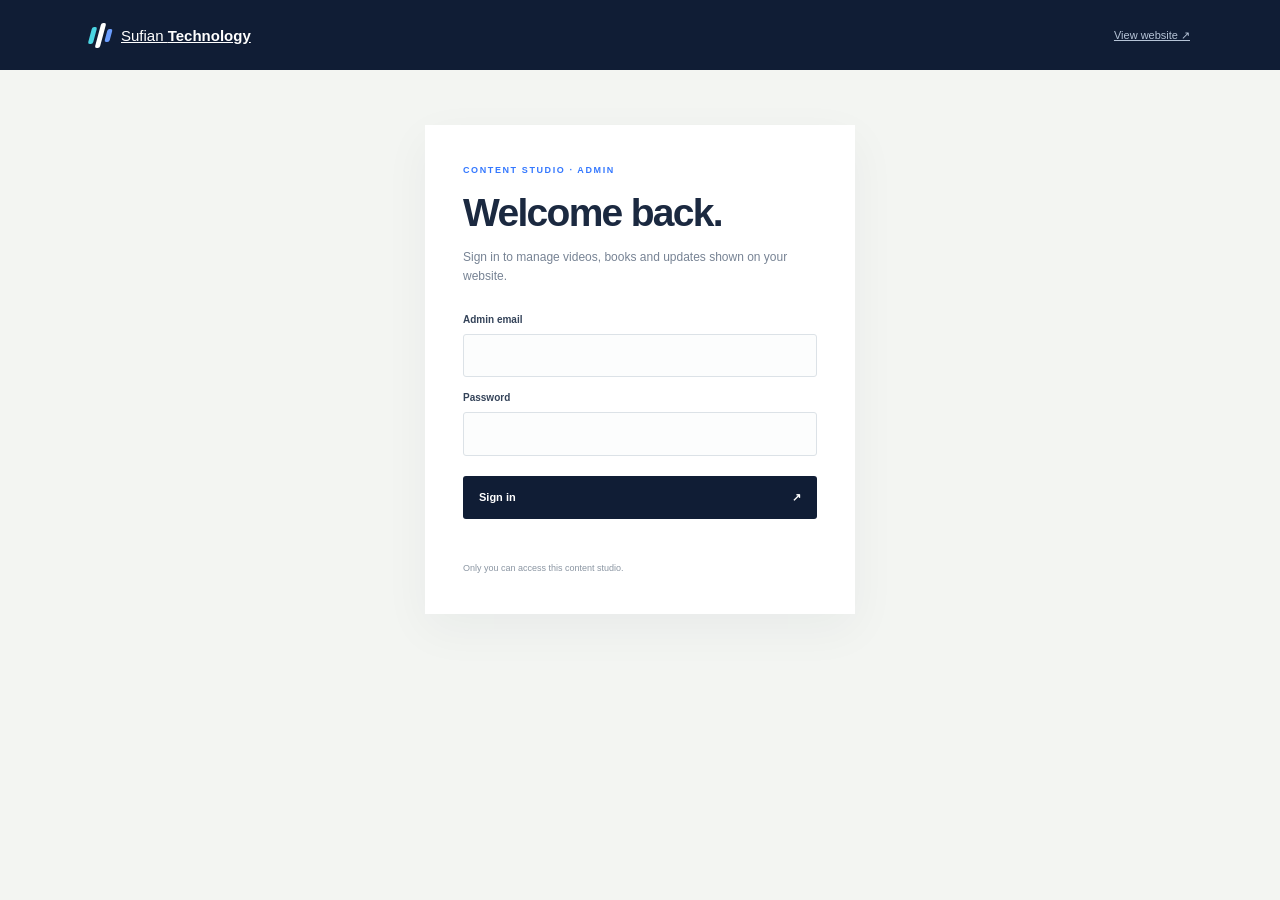
<file: admin.html>
<!doctype html>
<html lang="en">
<head>
  <meta charset="utf-8"><meta name="viewport" content="width=device-width, initial-scale=1"><meta name="theme-color" content="#101d35">
  <title>Admin · Sufian Technology</title><link rel="icon" href="/assets/mark.svg" type="image/svg+xml"><link rel="stylesheet" href="admin.css"><script src="supabase-config.js"></script><script src="admin.js" defer></script>
</head>
<body>
  <header class="admin-header"><a class="brand" href="/"><span class="brand-mark"><i></i><i></i><i></i></span><span>Sufian <b>Technology</b></span></a><a class="back-link" href="/">View website ↗</a></header>
  <main class="admin-main">
    <section class="login-card" id="login-panel"><div class="kicker">CONTENT STUDIO · ADMIN</div><h1>Welcome back.</h1><p>Sign in to manage videos, books and updates shown on your website.</p><form id="login-form"><label for="email">Admin email</label><input id="email" name="email" type="email" autocomplete="username" required><label for="password">Password</label><input id="password" name="password" type="password" autocomplete="current-password" required><button class="primary-button" type="submit">Sign in <span>↗</span></button><p class="form-message" id="login-message" role="status"></p></form><small>Only you can access this content studio.</small></section>
    <section id="dashboard" hidden>
      <div class="dashboard-heading"><div><div class="kicker">CONTENT STUDIO</div><h1>Your website,<br><span>kept fresh.</span></h1><p>Add and manage the content visitors see on your site.</p></div><button class="logout-button" id="logout" type="button">Sign out ↗</button></div>
      <div class="dashboard-grid">
        <section class="panel"><div class="panel-title"><span class="panel-icon">▶</span><div><h2>YouTube videos</h2><p>Add a video to the Watch &amp; Learn section.</p></div></div><form class="content-form" data-type="videos"><label>Video title<input name="title" required maxlength="140" placeholder="A clear, helpful title"></label><label>YouTube link<input name="url" type="url" required placeholder="https://youtube.com/watch?v=..."></label><label>Short description<textarea name="description" rows="3" maxlength="1200" placeholder="What will viewers learn?"></textarea></label><button class="primary-button" type="submit">Add video <span>＋</span></button><p class="form-message" role="status"></p></form><div class="managed-list" data-list="videos"></div></section>
        <section class="panel"><div class="panel-title"><span class="panel-icon book-icon">▤</span><div><h2>Bookshelf</h2><p>Show book details and accept orders on WhatsApp.</p></div></div><form class="content-form" data-type="books"><label>Book title<input name="title" required maxlength="140" placeholder="Book title"></label><div class="form-row"><label>Author<input name="author" maxlength="140" placeholder="Author name"></label><label>ISBN<input name="isbn" maxlength="32" placeholder="Optional"></label></div><div class="form-row"><label>Price<input name="price_amount" type="number" required min="0" step="0.01" placeholder="0.00"></label><label>Currency<select name="currency"><option value="TZS">TZS · Tanzanian shilling</option><option value="KES">KES · Kenyan shilling</option><option value="USD">USD · US dollar</option></select></label></div><div class="form-row"><label>Format<select name="format"><option value="print">Print</option><option value="digital">Digital</option><option value="both">Print + digital</option></select></label><label>Language<input name="language" maxlength="40" value="English" placeholder="English, Kiswahili…"></label></div><label>Copies available <small>(leave blank if untracked)</small><input name="stock" type="number" min="0" step="1" placeholder="Optional"></label><label>Cover image <small>(JPG, PNG or WebP · max 5 MB)</small><input name="cover" type="file" accept="image/jpeg,image/png,image/webp"></label><label>Short description<textarea name="description" rows="2" maxlength="1200" placeholder="What will readers find inside?"></textarea></label><label>Reading sample<textarea name="preview" rows="4" maxlength="5000" placeholder="Paste a short sample"></textarea></label><button class="primary-button" type="submit">Add book <span>＋</span></button><p class="form-message" role="status"></p></form><div class="managed-list" data-list="books"></div></section>
        <section class="panel"><div class="panel-title"><span class="panel-icon update-icon">✳</span><div><h2>Updates &amp; insights</h2><p>Share useful notes, announcements or future updates.</p></div></div><form class="content-form" data-type="updates"><label>Title<input name="title" required maxlength="140" placeholder="An update or idea"></label><label>Category<input name="category" maxlength="80" placeholder="AI tips, announcement, tutorial…"></label><label>Short note<textarea name="description" rows="4" maxlength="1200" placeholder="Write your update"></textarea></label><label>Image <small>(JPG, PNG or WebP · max 5 MB)</small><input name="cover" type="file" accept="image/jpeg,image/png,image/webp"></label><button class="primary-button" type="submit">Publish update <span>＋</span></button><p class="form-message" role="status"></p></form><div class="managed-list" data-list="updates"></div></section>
      </div>
      <aside class="admin-note"><b>Orders:</b> Readers preview books and order via WhatsApp. Payment is arranged directly; online checkout is not connected.</aside>
    </section>
  </main>
</body>
</html>
</file>
<file: styles.css>
:root{--navy:#101d35;--navy-2:#142541;--navy-3:#1a3151;--blue:#3478ff;--cyan:#4bd5e3;--ivory:#f7f7f2;--white:#fff;--ink:#17243a;--muted:#6c7787;--line:#dfe4e8;--font-display:'Manrope',sans-serif;--font-body:'DM Sans',sans-serif}*{box-sizing:border-box}html{scroll-behavior:smooth;scroll-padding-top:84px}body{margin:0;background:var(--ivory);color:var(--ink);font-family:var(--font-body);font-size:15px;line-height:1.65;-webkit-font-smoothing:antialiased}a{color:inherit;text-decoration:none}button,input,textarea,select{font:inherit}.container{width:min(1160px,calc(100% - 56px));margin-inline:auto}.skip-link{position:absolute;left:16px;top:-60px;z-index:1000;background:#fff;padding:10px 14px;color:var(--navy)}.skip-link:focus{top:12px}.site-header{position:sticky;top:0;z-index:100;background:rgba(16,29,53,.97);backdrop-filter:blur(14px);border-bottom:1px solid rgba(208,225,247,.1);color:#fff}.nav-wrap{height:76px;display:flex;align-items:center;justify-content:space-between}.wordmark{display:inline-flex;align-items:center;gap:11px;color:#fff}.brand-mark{position:relative;width:30px;height:30px;display:inline-flex;align-items:center;justify-content:center;gap:3px;transform:skew(-15deg)}.brand-mark i{height:17px;width:5px;border-radius:2px;background:var(--cyan);display:block}.brand-mark i:nth-child(2){height:25px;background:#fff}.brand-mark i:nth-child(3){height:13px;background:#6a9dff}.brand-name{font-family:var(--font-display);font-size:15px;font-weight:500;letter-spacing:-.4px}.brand-name b{font-weight:800}.primary-nav{display:flex;align-items:center;gap:26px}.primary-nav>a:not(.button){font-size:12px;color:#c0cadd;transition:color .2s}.primary-nav>a:not(.button):hover{color:var(--cyan)}.button{display:inline-flex;justify-content:center;align-items:center;gap:18px;min-height:52px;padding:0 21px;border:1px solid transparent;border-radius:4px;font-size:12px;font-weight:700;letter-spacing:.1px;transition:transform .2s,background .2s,border-color .2s}.button:hover{transform:translateY(-2px)}.button-small{min-height:40px;padding-inline:16px;gap:12px}.button-dark{background:var(--navy);color:#fff}.button-dark:hover{background:#203758}.menu-toggle{display:none;background:none;border:0;padding:12px;color:#fff}.hero{position:relative;overflow:hidden;background:var(--navy);color:#fff;min-height:690px}.hero-grid{position:absolute;inset:0;background-image:linear-gradient(rgba(149,183,224,.035) 1px,transparent 1px),linear-gradient(90deg,rgba(149,183,224,.035) 1px,transparent 1px);background-size:65px 65px;mask-image:linear-gradient(90deg,transparent 10%,#000 100%)}.hero-inner{position:relative;z-index:1;min-height:620px;display:grid;grid-template-columns:1.04fr .96fr;align-items:center;gap:28px}.hero-copy{padding-top:16px}.eyebrow{font-size:10px;font-weight:700;letter-spacing:1.7px;display:flex;align-items:center;gap:10px}.status-dot{width:7px;height:7px;border-radius:50%;background:var(--cyan);box-shadow:0 0 0 4px rgba(75,213,227,.12)}.hero h1,.section-heading h2,.process-heading h2,.solution-layout h2,.work-heading h2,.lab-layout h2,.about-copy h2,.why-top h2,.cta-inner h2,.contact-copy h2{font-family:var(--font-display);letter-spacing:-2.7px;font-size:clamp(43px,5vw,67px);line-height:1.12;font-weight:600;margin:25px 0 20px}.accent-word,.process-heading h2 span,.lab-layout h2 span,.about-copy h2 span,.cta-inner h2 span{color:var(--cyan)}.hero-lede{max-width:490px;color:#b6c4d7;font-size:16px;line-height:1.8}.hero-actions{display:flex;gap:12px;margin-top:31px}.button-primary{background:var(--blue);color:#fff}.button-primary:hover{background:#4d88ff}.button-outline{border-color:rgba(204,221,242,.35);color:#fff}.button-outline:hover,.button-ghost:hover,.button-light-outline:hover{border-color:var(--cyan);background:rgba(255,255,255,.05)}.hero-foot{display:flex;gap:26px;margin-top:64px;color:#8092ab;font-size:10px;letter-spacing:.5px}.hero-foot span+span:before{content:'';display:inline-block;width:1px;height:12px;background:#455570;margin-right:26px;vertical-align:middle}.hero-art{position:relative;min-width:0;padding:25px 0 3px}.art-caption{position:absolute;z-index:1;top:15px;left:10%;right:9%;display:flex;justify-content:space-between;color:#8da4c1;font-size:9px;letter-spacing:1.5px}.art-index{color:var(--cyan)}.systems-art{width:100%;height:auto;overflow:visible}.art-note{display:flex;align-items:center;gap:10px;color:#afbdd0;font-size:11px;margin-left:13%}.note-line{width:27px;height:1px;background:var(--cyan)}.hero-scroll{position:relative;display:flex;justify-content:space-between;border-top:1px solid rgba(200,220,244,.14);padding:17px 0 18px;font-size:10px;color:#8598b3;letter-spacing:.6px}.hero-scroll a span{color:var(--cyan);margin-left:8px}.hero-coordinate{letter-spacing:1.2px}.section-pad{padding:105px 0}.intro{background:var(--ivory)}.section-heading{display:flex;justify-content:space-between;align-items:flex-end;gap:40px;margin-bottom:48px}.dark-eyebrow{color:#687488}.section-number{font-family:var(--font-display);font-size:11px;color:var(--blue);font-weight:800;letter-spacing:.8px}.section-heading h2,.solution-layout h2,.work-heading h2,.why-top h2,.contact-copy h2{font-size:46px;line-height:1.18;letter-spacing:-1.9px;margin:17px 0 0}.muted-heading{color:#8590a0}.section-summary{max-width:385px;margin:0 0 4px;color:#687488;font-size:14px;line-height:1.85}.capability-grid{display:grid;grid-template-columns:repeat(3,1fr);border-top:1px solid var(--line);border-left:1px solid var(--line)}.capability-card{min-height:236px;padding:25px 27px 22px;border-right:1px solid var(--line);border-bottom:1px solid var(--line);position:relative;background:rgba(255,255,255,.26);transition:background .2s}.capability-card:hover{background:#fff}.card-count{position:absolute;right:24px;top:25px;color:#a7b0bb;font-size:10px}.line-icon{width:43px;height:43px;display:grid;place-items:center;background:#eaf0f7;color:var(--blue);border-radius:50%;margin-bottom:19px}.line-icon svg,.insight-icon svg,.step-symbol svg{width:25px;height:25px;stroke:currentColor;stroke-width:1.5;stroke-linecap:round;stroke-linejoin:round;fill:none}.capability-card h3{font-family:var(--font-display);font-size:17px;margin:0 0 8px;letter-spacing:-.4px}.capability-card p{max-width:295px;color:#717c8b;font-size:12px;line-height:1.75;margin:0}.card-arrow{position:absolute;right:24px;bottom:22px;color:#8a96a6}.capability-featured{background:var(--navy);color:white}.capability-featured:hover{background:#172947}.capability-featured .line-icon{background:#203b5e;color:var(--cyan)}.capability-featured p{color:#acbbce}.capability-featured .card-count,.capability-featured .card-arrow{color:#7f92ae}.scope-note{color:#778292;font-size:11px;margin-top:20px}.scope-note span{color:var(--blue);margin-right:7px}.process-section{background:var(--navy);color:#fff}.light-eyebrow{color:#9bacc2}.process-heading{display:flex;align-items:flex-end;justify-content:space-between;gap:50px}.process-heading h2,.lab-layout h2,.about-copy h2,.cta-inner h2{font-size:53px;line-height:1.12;margin:18px 0 0}.process-heading p{max-width:370px;color:#a8b7cb;font-size:14px;line-height:1.85;margin:0 0 7px}.process-track{margin-top:67px;display:grid;grid-template-columns:repeat(4,1fr);position:relative}.track-line{position:absolute;height:1px;background:linear-gradient(90deg,#355071,#477bd4,#4bd5e3);left:10%;right:10%;top:30px}.process-step{position:relative;padding:0 24px 0 0}.step-number{position:relative;z-index:1;width:60px;height:60px;border:1px solid #496481;background:var(--navy);border-radius:50%;display:grid;place-items:center;font-size:12px;font-weight:700;color:var(--cyan)}.step-symbol{height:52px;display:flex;align-items:center;color:#5bd7e5;margin:18px 0 7px}.step-symbol svg{width:38px;height:38px;stroke-width:1.3}.problem-symbol{font-family:var(--font-display);font-size:42px;font-weight:400}.process-step h3{font-family:var(--font-display);font-size:19px;margin:0 0 8px}.process-step p{color:#9eafc4;font-size:12px;line-height:1.8;max-width:230px;min-height:66px;margin:0}.step-verb{display:block;margin-top:14px;font-size:9px;letter-spacing:1.4px;color:#68809f}.process-bottom{margin-top:49px;padding-top:20px;border-top:1px solid rgba(207,224,246,.14);display:flex;justify-content:space-between;color:#879bb5;font-size:10px}.process-bottom-mark{letter-spacing:2px;color:#c5d1df}.solution-detail{background:#fff}.solution-layout{display:grid;grid-template-columns:.78fr 1.22fr;gap:78px}.solution-layout h2{margin-top:18px}.left-summary{margin:22px 0 25px}.text-link{display:inline-flex;align-items:center;gap:12px;font-size:12px;font-weight:700;color:#2467e9}.solution-list{border-top:1px solid var(--line)}.solution-row{display:grid;grid-template-columns:34px 1fr 20px;gap:14px;padding:23px 0;border-bottom:1px solid var(--line)}.solution-index{font-family:var(--font-display);font-size:12px;color:#3478ff;font-weight:700}.solution-row h3{font-family:var(--font-display);font-size:17px;margin:0 0 8px;letter-spacing:-.4px}.solution-row p{font-size:11px;color:#7a8592;line-height:1.65;margin:4px 0}.solution-row p b{color:#435166;font-weight:700}.solution-row .intention{margin-top:9px;color:#3571d2;font-size:10px}.solution-arrow{color:#8090a2}.work-section{background:#f0f2ef}.work-heading{margin-bottom:43px}.work-placeholder{display:grid;grid-template-columns:1fr 1fr;min-height:333px;background:#fff}.work-graphic{position:relative;overflow:hidden;display:grid;place-items:center;min-height:333px;background:#e5ebef;background-image:linear-gradient(rgba(26,49,81,.05) 1px,transparent 1px),linear-gradient(90deg,rgba(26,49,81,.05) 1px,transparent 1px);background-size:31px 31px}.work-orbit{position:absolute;border:1px solid rgba(52,120,255,.18);border-radius:50%;transform:rotate(-25deg)}.orbit-one{width:280px;height:180px}.orbit-two{width:206px;height:285px;transform:rotate(53deg);border-color:rgba(29,175,197,.28)}.work-core{width:90px;height:90px;display:grid;place-items:center;border-radius:50%;background:var(--navy);box-shadow:0 0 0 12px rgba(52,120,255,.06),0 0 0 25px rgba(52,120,255,.035);color:var(--cyan);font-family:var(--font-display);font-size:20px;font-weight:800;letter-spacing:-1px;z-index:1}.work-node{position:absolute;width:10px;height:10px;border-radius:50%;background:var(--blue);box-shadow:0 0 0 5px rgba(52,120,255,.12)}.node-one{top:26%;left:27%}.node-two{right:22%;top:36%;background:#2cc6d5}.node-three{bottom:24%;left:31%;background:#7286a2}.graphic-label{position:absolute;font-size:8px;letter-spacing:1.2px;color:#60758c}.label-a{left:16%;top:21%}.label-b{right:12%;top:25%}.label-c{right:23%;bottom:19%}.work-info{padding:49px 48px;display:flex;align-items:flex-start;flex-direction:column;justify-content:center}.work-status{font-size:9px;color:#778496;letter-spacing:1.3px;display:flex;align-items:center;gap:9px}.work-status .status-dot{width:6px;height:6px;box-shadow:none;background:#f0aa67}.work-info h3{font-family:var(--font-display);font-size:32px;letter-spacing:-1.3px;line-height:1.2;margin:19px 0 12px}.work-info>p{font-size:12px;color:#738091;max-width:365px;line-height:1.8}.work-meta{margin-top:28px;padding-top:14px;width:100%;border-top:1px solid var(--line);display:flex;justify-content:space-between;gap:12px;color:#8490a0;font-size:8px;letter-spacing:.7px}.work-footnote{font-size:10px;color:#7e8997;margin:17px 0 0}.work-footnote span{color:var(--blue);margin-right:6px}.lab-section{background:#132440;color:#fff;position:relative;overflow:hidden}.lab-layout{display:grid;grid-template-columns:.86fr 1.14fr;gap:90px;align-items:center}.lab-layout h2{margin-top:20px}.lab-copy{max-width:390px;color:#aab8ca;font-size:13px;line-height:1.85;margin:22px 0 27px}.button-light-outline{border-color:rgba(201,221,245,.32);color:#fff;min-height:46px}.lab-board{border:1px solid rgba(172,200,233,.19);background:#10203a;padding:17px}.board-top{display:flex;justify-content:space-between;font-size:9px;color:#93a8c3;letter-spacing:1.2px;padding:0 2px 13px}.board-live{color:#9ec2cf}.board-live i{display:inline-block;width:5px;height:5px;border-radius:50%;background:#54d8bb;margin-right:5px}.board-visual{height:202px;position:relative;display:grid;place-items:center;overflow:hidden;border:1px solid rgba(171,202,234,.12);background:#132947}.board-grid{position:absolute;inset:0;background-image:linear-gradient(rgba(155,187,222,.07) 1px,transparent 1px),linear-gradient(90deg,rgba(155,187,222,.07) 1px,transparent 1px);background-size:22px 22px}.board-ring{position:absolute;width:185px;height:185px;border:1px solid rgba(75,213,227,.3);border-radius:50%}.ring-b{width:132px;height:132px;border-color:rgba(104,152,255,.34);border-style:dashed}.board-cross{position:absolute;color:var(--cyan);font-size:23px;top:28px;right:28%}.board-center{width:98px;height:98px;background:#193455;border:1px solid rgba(75,213,227,.5);border-radius:50%;display:flex;align-items:center;justify-content:center;flex-direction:column;gap:4px;z-index:1;box-shadow:0 0 34px rgba(75,213,227,.1)}.board-mark{color:var(--cyan);font-size:32px;line-height:1}.board-center>span:last-child{font-size:7px;color:#a9c3db;letter-spacing:.6px}.board-coord{position:absolute;bottom:14px;left:16px;color:#829bb9;font-size:8px;letter-spacing:1px}.board-corner{position:absolute;width:12px;height:12px;border-color:#56d5e3}.corner-a{top:8px;left:8px;border-left:1px solid;border-top:1px solid}.corner-b{bottom:8px;right:8px;border-right:1px solid;border-bottom:1px solid}.lab-items>div{display:grid;grid-template-columns:37px 1fr auto;align-items:center;gap:8px;padding:12px 1px;border-bottom:1px solid rgba(193,213,238,.13);font-size:11px;color:#d5deea}.lab-items>div:last-child{border:0}.lab-item-index{font-size:9px;color:var(--cyan)}.lab-items em{font-style:normal;color:#8397b0;font-size:8px;letter-spacing:.8px}.insights-section{background:#fff}.insights-heading{margin-bottom:43px}.insight-grid{display:grid;grid-template-columns:repeat(4,1fr);border-top:1px solid var(--line);border-bottom:1px solid var(--line)}.insight-card{position:relative;padding:21px 22px 23px;border-right:1px solid var(--line);min-height:214px}.insight-card:last-child{border-right:0}.insight-number{font-size:8px;letter-spacing:1px;color:#8793a1}.insight-icon{margin-top:22px;color:var(--blue)}.insight-icon svg{width:30px;height:30px}.insight-card h3{font-family:var(--font-display);font-size:16px;margin:12px 0 5px}.insight-card p{font-size:11px;color:#788493;line-height:1.7;min-height:39px;margin:0 0 13px}.insight-tag{font-size:8px;letter-spacing:.9px;color:#7d8da0}.instagram-cta{display:flex;align-items:center;justify-content:center;gap:14px;padding-top:24px}.instagram-mark{width:28px;height:28px;display:grid;place-items:center;border:1px solid #d5dce4;border-radius:9px;color:#243a5c;font-size:21px;line-height:1}.instagram-cta p{font-size:11px;color:#778291;margin:0}.instagram-cta .text-link{margin-left:8px}.about-section{background:var(--navy);color:#fff}.about-layout{display:grid;grid-template-columns:.8fr 1.2fr;gap:90px;align-items:center}.about-stamp{display:flex;flex-direction:column;align-items:center;gap:19px}.stamp-ring{width:280px;height:280px;border:1px solid rgba(154,185,221,.24);border-radius:50%;display:flex;justify-content:center;align-items:center;position:relative}.stamp-ring:before,.stamp-ring:after{content:'';position:absolute;border:1px solid rgba(154,185,221,.12);border-radius:50%}.stamp-ring:before{inset:17px}.stamp-ring:after{inset:45px}.stamp-top,.stamp-bottom{position:absolute;font-size:8px;color:#9eb1ca;letter-spacing:2px}.stamp-top{top:35px}.stamp-bottom{bottom:35px}.stamp-center{display:flex;gap:8px;align-items:center;transform:skew(-15deg)}.stamp-center i{display:block;width:11px;height:38px;background:var(--cyan);border-radius:3px}.stamp-center i:nth-child(2){height:55px;background:#fff}.stamp-center i:nth-child(3){height:29px;background:#618ef0}.about-coord{font-size:8px;letter-spacing:1.5px;color:#8195b0}.about-copy h2{font-size:48px;margin:18px 0 21px}.about-copy>p{font-size:12px;color:#adbbcd;line-height:1.9;max-width:590px}.about-principles{display:grid;grid-template-columns:repeat(3,1fr);margin-top:28px;border-top:1px solid rgba(193,214,239,.15);border-bottom:1px solid rgba(193,214,239,.15)}.about-principles>div{padding:15px 10px 15px 0;display:flex;flex-direction:column;gap:3px}.about-principles>div+div{padding-left:13px;border-left:1px solid rgba(193,214,239,.15)}.about-principles span{font-size:8px;color:var(--cyan)}.about-principles b{font-size:11px}.about-principles small{font-size:9px;color:#8c9eb5}.about-mantra{margin-top:24px;font-size:9px;letter-spacing:2px;color:#d0dbe9}.about-mantra span{color:var(--cyan);padding:0 5px}.why-section{background:var(--ivory);padding-block:83px}.why-top{display:flex;justify-content:space-between;align-items:flex-end;margin-bottom:42px;gap:40px}.why-top h2{font-size:41px}.why-top>p{max-width:340px;color:#75808e;font-size:12px;margin-bottom:5px;line-height:1.8}.why-grid{display:grid;grid-template-columns:repeat(5,1fr);border-top:1px solid #dce1e4;border-bottom:1px solid #dce1e4}.why-grid article{padding:20px 17px 21px 0}.why-grid article+article{padding-left:17px;border-left:1px solid #dce1e4}.why-grid article>span{font-size:9px;color:var(--blue)}.why-grid h3{font-family:var(--font-display);font-size:13px;margin:10px 0 5px}.why-grid p{font-size:10px;color:#788492;line-height:1.7;margin:0}.cta-section{position:relative;overflow:hidden;background:#1a3760;color:#fff}.cta-pattern{position:absolute;inset:0;background-image:linear-gradient(rgba(178,203,235,.05) 1px,transparent 1px),linear-gradient(90deg,rgba(178,203,235,.05) 1px,transparent 1px);background-size:43px 43px;mask-image:linear-gradient(90deg,transparent,#000 70%)}.cta-pattern:after{content:'';position:absolute;width:500px;height:500px;right:1%;top:50%;transform:translateY(-50%);border-radius:50%;border:1px solid rgba(151,196,239,.12);box-shadow:0 0 0 45px rgba(151,196,239,.025),0 0 0 90px rgba(151,196,239,.025),0 0 0 140px rgba(151,196,239,.025)}.cta-inner{position:relative;padding-top:86px;padding-bottom:91px}.cta-kicker{display:flex;align-items:center;gap:10px;font-size:9px;color:#afc0d8;letter-spacing:1.6px}.cta-inner h2{font-size:48px;max-width:700px;margin-top:20px}.cta-inner>p{color:#b5c4d8;font-size:14px;margin:16px 0 27px}.cta-actions{display:flex;gap:10px}.button-ghost{color:#fff;border-color:rgba(215,229,248,.36)}.cta-side-note{position:absolute;right:0;bottom:48px;font-size:8px;line-height:1.8;letter-spacing:1.5px;color:#8ea7c7}.contact-section{background:#f4f5f1}.contact-layout{display:grid;grid-template-columns:.83fr 1.17fr;gap:90px;align-items:start}.contact-copy h2{font-size:48px;margin-top:18px}.contact-copy>p{font-size:12px;color:#747f8d;line-height:1.85;max-width:360px;margin:21px 0 27px}.contact-details{display:grid;gap:15px}.contact-details>a,.contact-details>div{display:flex;align-items:center;gap:12px}.contact-icon{width:33px;height:33px;display:grid;place-items:center;border-radius:50%;background:#e5ebf2;color:#2f71e9;font-size:15px}.contact-details small{display:block;font-size:8px;color:#8994a1;letter-spacing:1.2px}.contact-details b{font-family:var(--font-display);font-size:12px;display:block;font-weight:600}.contact-form{background:#fff;padding:30px 32px 25px;box-shadow:0 14px 35px rgba(28,42,61,.055)}.form-heading{display:flex;justify-content:space-between;padding-bottom:16px;margin-bottom:18px;border-bottom:1px solid #e7eaec;color:#5e6c7e;font-size:9px;letter-spacing:1px;font-weight:700}.form-required{font-size:8px;color:#8792a0}.contact-form label{display:block;margin:13px 0 6px;font-size:10px;font-weight:700;color:#334258}.contact-form label span{color:#3478ff}.contact-form input,.contact-form textarea,.contact-form select{width:100%;border:1px solid #dfe4e8;background:#fbfcfc;border-radius:3px;padding:11px 12px;color:#263650;font-size:11px;outline:0;transition:border-color .2s}.contact-form input:focus,.contact-form textarea:focus,.contact-form select:focus{border-color:#3478ff;box-shadow:0 0 0 3px rgba(52,120,255,.09)}.contact-form input::placeholder,.contact-form textarea::placeholder{color:#a7b0ba}.contact-form textarea{resize:vertical;min-height:95px}.form-row{display:grid;grid-template-columns:1fr 1fr;gap:13px}.form-submit{width:100%;margin-top:17px;min-height:47px}.form-note{font-size:9px;color:#7b8794;text-align:center;margin:11px 0 0;line-height:1.6}.site-footer{background:#0c172b;color:#fff;padding:37px 0 0}.footer-main{display:flex;align-items:center;justify-content:space-between;padding-bottom:30px}.footer-wordmark .brand-mark{transform:scale(.85) skew(-15deg);transform-origin:left center}.footer-brand>p{font-family:var(--font-display);font-size:16px;line-height:1.45;margin:13px 0 0;color:#c1ccdb;letter-spacing:-.3px}.footer-mantra{font-size:10px;letter-spacing:1.6px;color:#c1ccdb}.footer-mantra span{color:var(--cyan);padding:0 5px}.footer-links{display:flex;gap:18px}.footer-links a{font-size:10px;color:#aab9cc}.footer-links a span{color:var(--cyan);margin-left:5px}.footer-bottom{border-top:1px solid rgba(192,213,241,.13);min-height:48px;display:flex;align-items:center;justify-content:space-between;color:#788aa3;font-size:8px;letter-spacing:.5px}.footer-bottom a{color:#9aacbf}
@media(max-width:1000px){.primary-nav{gap:16px}.primary-nav>a:not(.button){font-size:11px}.hero-inner{grid-template-columns:1fr 1fr}.hero h1{font-size:56px}.solution-layout,.about-layout,.contact-layout{gap:54px}.lab-layout{gap:55px}.work-info{padding:36px}.capability-card{padding-inline:20px}.why-grid article{padding-right:11px}.why-grid article+article{padding-left:11px}}
@media(max-width:800px){.container{width:min(100% - 40px,650px)}.nav-wrap{height:68px}.menu-toggle{display:flex;flex-direction:column;gap:5px;cursor:pointer}.menu-toggle span{width:23px;height:1px;background:#fff;transition:transform .2s}.menu-toggle[aria-expanded="true"] span:first-child{transform:translateY(3px) rotate(45deg)}.menu-toggle[aria-expanded="true"] span:last-child{transform:translateY(-3px) rotate(-45deg)}.primary-nav{display:none;position:absolute;top:68px;left:0;right:0;padding:15px 22px 23px;background:#101d35;border-bottom:1px solid rgba(208,225,247,.14);align-items:stretch;gap:0}.primary-nav.is-open{display:flex;flex-direction:column}.primary-nav>a:not(.button){padding:11px 0;border-bottom:1px solid rgba(208,225,247,.09);font-size:13px}.nav-cta{margin-top:15px;align-self:flex-start}.hero{min-height:auto}.hero-inner{grid-template-columns:1fr;gap:3px;padding-top:71px;padding-bottom:12px;min-height:0}.hero-copy{padding:0}.hero h1{font-size:clamp(47px,9vw,64px);margin-top:21px}.hero-lede{font-size:14px;max-width:520px}.hero-foot{margin-top:35px}.hero-art{max-width:540px;width:100%;margin:0 auto;padding-top:10px}.art-caption{top:0}.systems-art{max-height:420px}.hero-scroll{font-size:9px}.section-pad{padding:78px 0}.section-heading{align-items:flex-start;flex-direction:column;gap:17px;margin-bottom:35px}.section-heading h2,.solution-layout h2,.work-heading h2,.why-top h2,.contact-copy h2{font-size:40px}.section-summary{max-width:540px}.capability-grid{grid-template-columns:repeat(2,1fr)}.capability-card{min-height:218px}.capability-featured{grid-column:span 2;min-height:190px}.process-heading{align-items:flex-start;flex-direction:column;gap:17px}.process-heading h2,.lab-layout h2,.about-copy h2,.cta-inner h2{font-size:46px}.process-track{grid-template-columns:repeat(2,1fr);gap:37px 15px;margin-top:47px}.track-line{left:30px;right:auto;top:29px;bottom:25px;height:auto;width:1px;background:linear-gradient(180deg,#355071,#477bd4,#4bd5e3)}.process-step{padding:0 0 0 18px}.step-number{width:58px;height:58px;margin-left:-18px}.step-symbol{margin:12px 0 2px;height:44px}.process-step p{min-height:0}.process-bottom{margin-top:34px}.solution-layout{grid-template-columns:1fr;gap:35px}.left-summary{max-width:560px}.work-placeholder{grid-template-columns:1fr}.work-graphic{min-height:270px}.work-info{padding:30px}.work-info h3 br{display:none}.lab-layout{grid-template-columns:1fr;gap:43px}.lab-layout>div:first-child{max-width:580px}.insight-grid{grid-template-columns:repeat(2,1fr)}.insight-card:nth-child(2){border-right:0}.insight-card:nth-child(-n+2){border-bottom:1px solid var(--line)}.insight-card{min-height:197px}.about-layout{grid-template-columns:1fr;gap:40px}.about-stamp{order:2}.about-copy{order:1}.why-top{align-items:flex-start;flex-direction:column;gap:14px}.why-grid{grid-template-columns:repeat(2,1fr)}.why-grid article{padding:16px 15px 17px 0}.why-grid article+article{padding-left:15px}.why-grid article:nth-child(odd){border-left:0;padding-left:0}.why-grid article:nth-child(3){border-top:1px solid #dce1e4}.why-grid article:nth-child(4){border-top:1px solid #dce1e4}.why-grid article:last-child{border-top:1px solid #dce1e4}.cta-inner{padding-top:70px;padding-bottom:75px}.cta-side-note{position:static;display:block;margin-top:38px}.contact-layout{grid-template-columns:1fr;gap:35px}.contact-copy>p{max-width:550px}.contact-details{grid-template-columns:repeat(3,1fr);gap:10px}.contact-details>a,.contact-details>div{gap:8px}.contact-icon{flex:0 0 30px}.footer-main{flex-wrap:wrap;gap:28px}.footer-brand{width:45%}.footer-mantra{order:3;width:100%}.footer-links{gap:13px}.footer-bottom{gap:10px}.footer-bottom span:last-child{display:none}}
@media(max-width:480px){.container{width:calc(100% - 36px)}.brand-name{font-size:14px}.hero-inner{padding-top:55px}.hero h1{font-size:47px;letter-spacing:-2.3px}.hero-lede{font-size:13px}.hero-actions{gap:9px}.hero-actions .button{padding-inline:14px;min-height:48px;font-size:11px;gap:11px}.hero-foot{gap:10px;flex-direction:column;margin-top:27px}.hero-foot span+span:before{display:none}.hero-art{margin-top:17px}.art-caption{left:2%;right:2%;font-size:7px}.art-note{font-size:9px;margin-left:6%}.hero-coordinate{font-size:8px}.section-pad{padding:67px 0}.section-heading h2,.solution-layout h2,.work-heading h2,.why-top h2,.contact-copy h2{font-size:36px;letter-spacing:-1.7px}.capability-card{padding:19px 15px;min-height:224px}.capability-card h3{font-size:15px}.capability-card p{font-size:11px}.card-count{top:19px;right:14px}.line-icon{width:38px;height:38px;margin-bottom:15px}.capability-featured{min-height:184px}.scope-note{font-size:10px}.process-heading h2,.lab-layout h2,.about-copy h2,.cta-inner h2{font-size:41px;letter-spacing:-2px}.process-track{column-gap:7px}.process-step{padding-left:13px}.step-number{margin-left:-13px;width:50px;height:50px}.track-line{left:25px;top:25px}.process-step h3{font-size:17px}.process-step p{font-size:11px}.process-bottom{font-size:9px}.process-bottom-mark{letter-spacing:1px}.solution-row{grid-template-columns:23px 1fr 12px;gap:9px}.solution-row h3{font-size:15px}.solution-row p{font-size:10px}.work-graphic{min-height:235px}.work-info{padding:24px 20px}.work-meta{flex-direction:column}.work-meta span{font-size:7px}.lab-board{padding:11px}.board-visual{height:175px}.lab-items>div{grid-template-columns:25px 1fr auto;font-size:10px}.lab-items em{font-size:7px}.insight-card{padding:18px 13px;min-height:206px}.insight-card h3{font-size:14px}.insight-card p{font-size:10px}.insight-tag{font-size:7px}.instagram-cta{flex-wrap:wrap;gap:9px}.instagram-cta p{font-size:10px}.instagram-cta .text-link{margin-left:0}.about-copy>p{font-size:11px}.about-principles{grid-template-columns:1fr}.about-principles>div{display:grid;grid-template-columns:22px 1fr;padding:11px 0}.about-principles>div+div{padding-left:0;border:0;border-top:1px solid rgba(193,214,239,.15)}.about-principles small{grid-column:2}.stamp-ring{width:230px;height:230px}.stamp-top{top:29px}.stamp-bottom{bottom:29px;font-size:7px}.why-grid h3{font-size:12px}.why-grid p{font-size:9px}.cta-inner h2{font-size:37px}.cta-inner>p{font-size:12px}.cta-actions{flex-direction:column;align-items:stretch;max-width:255px}.cta-pattern:after{width:310px;height:310px;right:-47%}.contact-details{grid-template-columns:1fr;gap:13px}.contact-form{padding:23px 18px}.form-row{grid-template-columns:1fr;gap:0}.footer-main{align-items:flex-start}.footer-brand{width:100%}.footer-links{width:100%;justify-content:space-between}.footer-mantra{font-size:8px}.footer-bottom{font-size:7px;flex-wrap:wrap;padding:10px 0}.footer-bottom a{margin-left:auto}}
@media(prefers-reduced-motion:reduce){*,*::before,*::after{scroll-behavior:auto!important;transition:none!important;animation:none!important}}
.library-section{background:#fff}.book-section{background:#f1f3f0}.content-grid{display:grid;grid-template-columns:repeat(3,minmax(0,1fr));gap:18px}.empty-content{grid-column:1/-1;padding:34px;background:#f3f5f4;border:1px dashed #cdd5dc;color:#798594;text-align:center;font-size:12px}.published-card{background:#fff;border:1px solid #e2e7eb;min-width:0}.video-card iframe{width:100%;aspect-ratio:16/9;display:block;border:0;background:#10203a}.published-copy{padding:18px}.published-copy h3,.update-card h3{font:700 16px/1.4 var(--font-display);letter-spacing:-.4px;margin:0 0 8px}.published-copy>p,.update-card p{font-size:11px;color:#748090;line-height:1.75;margin:7px 0 12px;white-space:pre-wrap}.book-card{display:flex;flex-direction:column}.book-cover{height:145px;display:grid;place-items:center;background:linear-gradient(135deg,#122542,#254a70);color:#50d2e1;font:800 35px var(--font-display);letter-spacing:2px}.book-price{display:inline-block;color:#2d68d3;font-size:10px;font-weight:700;margin-bottom:6px}.book-card details{border-top:1px solid #e8ecef;padding-top:10px;margin:13px 0}.book-card summary{font-size:10px;font-weight:700;color:#2569dc;cursor:pointer}.book-preview-text{white-space:pre-wrap;max-height:220px;overflow:auto;padding:10px;background:#f6f7f6;border-left:2px solid #4bd5e3}.book-order{min-height:39px;font-size:10px;padding:0 13px;margin-top:5px}.store-note{font-size:10px;color:#7b8794;margin-top:18px}.updates-grid{margin-top:27px}.update-card{padding:18px;border:1px solid #e2e7eb;background:#fbfcfb}.update-card h3{margin-top:9px}.update-card p{margin-bottom:0}
@media(max-width:800px){.content-grid{grid-template-columns:repeat(2,minmax(0,1fr))}}
@media(max-width:480px){.content-grid{grid-template-columns:1fr}.published-copy{padding:16px}.book-cover{height:120px}}
.language-toggle{height:34px;min-width:39px;padding:0 8px;border:1px solid rgba(205,224,246,.28);border-radius:4px;background:transparent;color:#bce8ec;font-size:10px;font-weight:700;cursor:pointer;letter-spacing:.7px}.language-toggle:hover{border-color:var(--cyan);color:#fff}.method-grid{display:grid;grid-template-columns:repeat(3,minmax(0,1fr));gap:16px;margin-top:51px}.method-card{overflow:hidden;border:1px solid rgba(186,211,241,.16);background:#142642}.method-card img{display:block;width:100%;height:auto;aspect-ratio:480/300;object-fit:cover}.method-card>div{padding:19px 22px 22px}.method-card>div>span{font-size:8px;letter-spacing:1.35px;color:#85a1c1}.method-card h3{font:700 21px var(--font-display);margin:7px 0 3px;letter-spacing:-.6px}.method-card p{font-size:11px;color:#a5b5c9;margin:0}.book-cover-image{width:100%;height:184px;display:block;object-fit:cover;background:#e5ebef}.book-author{font-size:10px!important;color:#65748a!important;margin:0 0 5px!important}.book-meta{font-size:9px!important;color:#818d9a!important;margin:3px 0 8px!important}.stock-note{font-size:9px!important;color:#26856b!important;margin:3px 0 9px!important}.stock-note.out-of-stock{color:#ad5a51!important}.book-order.disabled{opacity:.58;pointer-events:none;cursor:not-allowed}.floating-whatsapp{position:fixed;z-index:90;right:24px;bottom:22px;display:flex;align-items:center;gap:9px;padding:11px 16px;border-radius:99px;background:#1d9668;color:#fff;box-shadow:0 8px 24px rgba(11,31,48,.22);font-size:11px;transition:transform .2s,background .2s}.floating-whatsapp:hover{transform:translateY(-2px);background:#17845c}.floating-whatsapp span{font-size:17px;line-height:1}.floating-whatsapp b{font-weight:700}@media(max-width:800px){.method-grid{gap:10px}.method-card>div{padding:15px}.method-card h3{font-size:18px}.primary-nav .language-toggle{align-self:flex-start;margin-top:14px}.primary-nav .nav-cta{margin-top:12px}}@media(max-width:560px){.method-grid{grid-template-columns:1fr;gap:13px}.method-card{display:grid;grid-template-columns:41% 1fr;align-items:center}.method-card img{height:100%;aspect-ratio:1;object-fit:cover}.method-card>div{padding:15px}.floating-whatsapp{right:15px;bottom:15px;width:49px;height:49px;padding:0;justify-content:center;border-radius:50%}.floating-whatsapp b{position:absolute;width:1px;height:1px;overflow:hidden;clip-path:inset(50%)}.book-cover-image{height:210px}}
/* Images attached to published updates and insights. */
.update-image{display:block;width:calc(100% + 36px);max-width:none;height:190px;object-fit:cover;margin:-18px -18px 15px}
</file>
<file: admin.css>
:root{--navy:#101d35;--blue:#3478ff;--cyan:#4bd5e3;--paper:#f3f5f2;--ink:#1b2940;--muted:#778394;--line:#e2e7eb}*{box-sizing:border-box}body{margin:0;background:var(--paper);color:var(--ink);font:14px/1.65 'DM Sans',Arial,sans-serif}.admin-header{height:70px;background:var(--navy);display:flex;align-items:center;justify-content:space-between;padding:0 max(24px,calc((100% - 1100px)/2));color:white}.brand{display:flex;align-items:center;gap:10px;color:white;font:15px 'Manrope',Arial,sans-serif}.brand b{font-weight:800}.brand-mark{display:flex;align-items:center;gap:3px;transform:skew(-15deg)}.brand-mark i{display:block;width:5px;height:17px;border-radius:2px;background:var(--cyan)}.brand-mark i:nth-child(2){height:25px;background:white}.brand-mark i:nth-child(3){height:13px;background:#6a9dff}.back-link{color:#b6c4d7;font-size:11px}.admin-main{width:min(1050px,calc(100% - 36px));margin:55px auto 80px}.login-card{background:white;width:min(430px,100%);padding:38px;margin:50px auto;box-shadow:0 15px 45px #1626410c}.kicker{color:#3478ff;font-size:9px;font-weight:700;letter-spacing:1.6px}.login-card h1,.dashboard-heading h1{font:600 39px/1.12 'Manrope',Arial,sans-serif;letter-spacing:-1.7px;margin:13px 0}.login-card>p,.dashboard-heading p{color:var(--muted);font-size:12px;margin-bottom:25px}.login-card label,.content-form label{display:block;font-size:10px;font-weight:700;color:#344359;margin:13px 0 5px}.login-card input,.content-form input,.content-form textarea{width:100%;padding:11px 12px;border:1px solid #dce2e7;border-radius:3px;background:#fcfdfd;color:#1d2c43;font:inherit;font-size:12px;outline:none}.login-card input:focus,.content-form input:focus,.content-form textarea:focus{border-color:var(--blue);box-shadow:0 0 0 3px #3478ff14}.primary-button{min-height:43px;padding:0 16px;background:var(--navy);color:white;border:0;border-radius:3px;font-size:11px;font-weight:700;cursor:pointer;display:flex;justify-content:space-between;align-items:center;gap:20px}.primary-button:hover{background:#203758}.primary-button:disabled{opacity:.6;cursor:wait}.login-card .primary-button{width:100%;margin-top:20px}.form-message{min-height:16px;margin:8px 0 0;font-size:10px;color:#258c69}.form-message.error{color:#bc4949}.login-card>small{color:#8a95a2;font-size:9px;display:block;margin-top:18px}.dashboard-heading{display:flex;justify-content:space-between;align-items:flex-end;margin-bottom:35px}.dashboard-heading h1{font-size:48px}.dashboard-heading h1 span{color:#8290a2}.dashboard-heading p{margin:0}.logout-button{background:transparent;border:1px solid #d2dbe2;padding:9px 13px;color:#43536a;border-radius:3px;font-size:10px;cursor:pointer}.dashboard-grid{display:grid;grid-template-columns:repeat(2,minmax(0,1fr));gap:18px}.panel{background:white;padding:23px 24px;border:1px solid #e7ebee;box-shadow:0 10px 28px #15233a08}.panel-title{display:flex;gap:12px;align-items:center;border-bottom:1px solid var(--line);padding-bottom:14px}.panel-icon{width:36px;height:36px;display:grid;place-items:center;background:#eaf0f9;color:var(--blue);border-radius:50%;font-size:15px}.book-icon{color:#189aa9;background:#e5f5f5}.update-icon{color:#8a62d7;background:#f0eafb}.panel-title h2{font:700 15px 'Manrope',Arial,sans-serif;margin:0}.panel-title p{color:#7c8794;font-size:10px;margin:3px 0 0}.content-form{padding-top:5px}.content-form textarea{resize:vertical;min-height:72px}.content-form .primary-button{margin-top:15px}.managed-list{border-top:1px solid var(--line);margin-top:17px}.managed-item{display:flex;align-items:center;justify-content:space-between;gap:12px;padding:9px 0;border-bottom:1px solid #edf0f2;font-size:10px}.managed-item span{overflow-wrap:anywhere}.managed-item button{border:0;background:transparent;color:#bd4e4e;font-size:9px;cursor:pointer;white-space:nowrap}.list-empty{font-size:10px;color:#8994a0;margin:12px 0}.admin-note{margin-top:20px;padding:16px 18px;background:#e8edf3;color:#657286;font-size:10px}.admin-note b{color:#30425c}[hidden]{display:none!important}@media(max-width:720px){.admin-main{margin-top:34px}.dashboard-grid{grid-template-columns:1fr}.dashboard-heading{align-items:flex-start}.dashboard-heading h1{font-size:40px}.panel{padding:20px}.login-card{padding:28px 23px;margin-top:30px}}@media(prefers-reduced-motion:reduce){*{scroll-behavior:auto!important;transition:none!important}}
</file>
